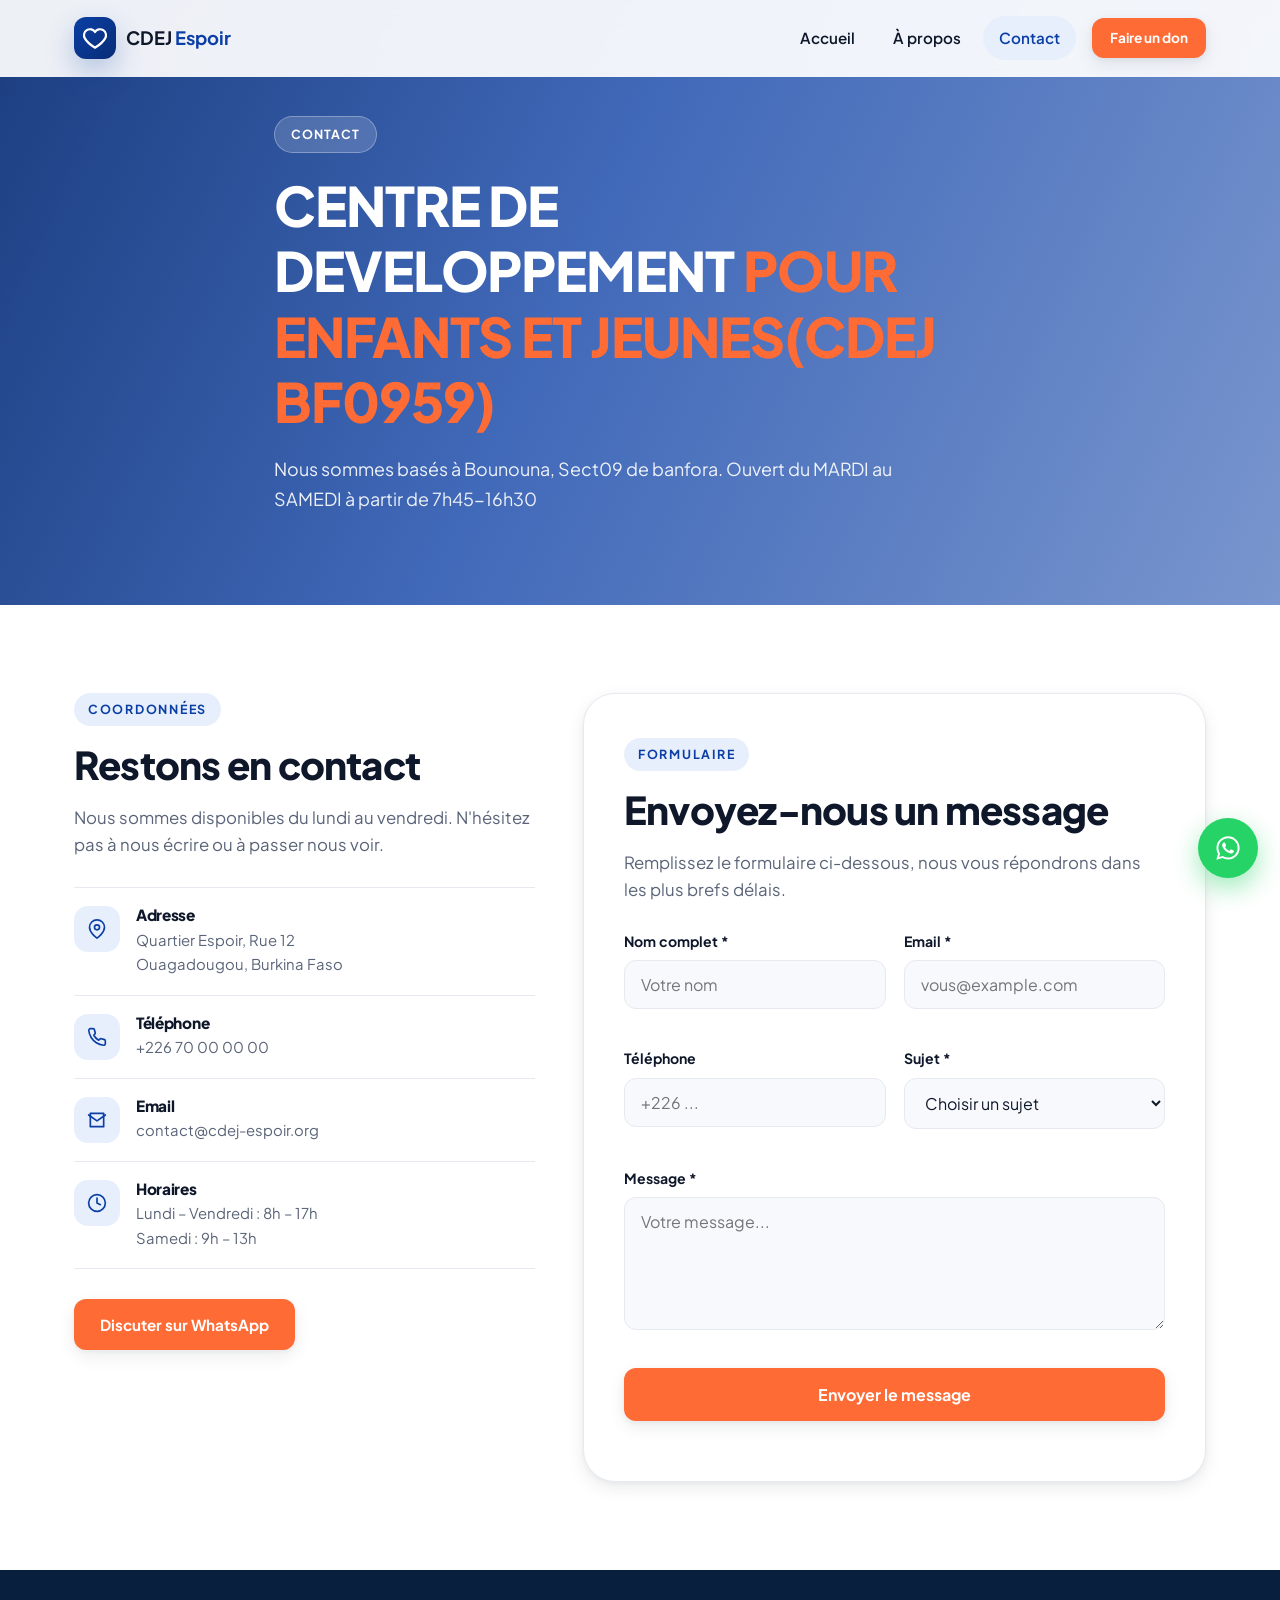
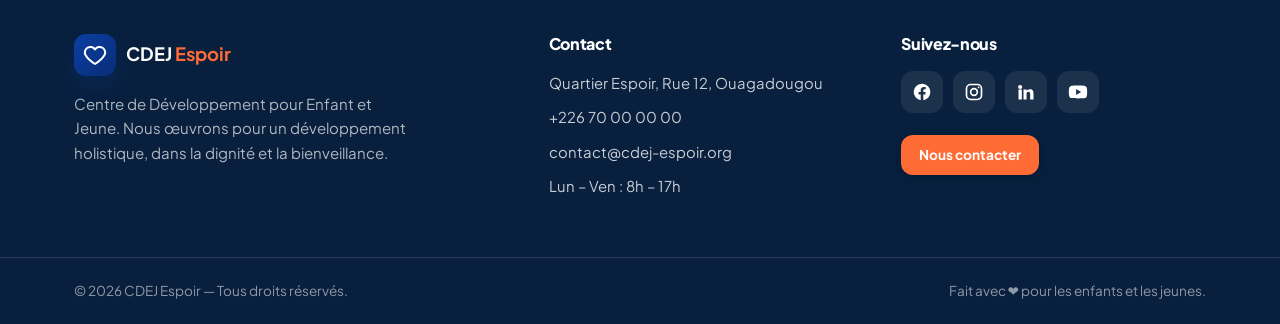
<file: index.html>
<!DOCTYPE html>
<html lang="fr">
<head>
  <meta charset="UTF-8">
  <meta name="viewport" content="width=device-width, initial-scale=1.0">
  <title>Contact — CDEJ Espoir</title>
  <meta name="description" content="Contactez le CDEJ Espoir : formulaire, adresse, téléphone, email et horaires.">
  <link rel="preconnect" href="https://fonts.googleapis.com">
  <link rel="preconnect" href="https://fonts.gstatic.com" crossorigin>
  <link href="https://fonts.googleapis.com/css2?family=Plus+Jakarta+Sans:wght@400;500;600;700;800&display=swap" rel="stylesheet">
  <link rel="stylesheet" href="style.css">
</head>
<body>

  <header class="header" id="header">
    <div class="container header__inner">
      <a href="index.html" class="logo" aria-label="CDEJ Espoir - Accueil">
        <span class="logo__mark">
          <svg viewBox="0 0 24 24" width="26" height="26" fill="none" stroke="currentColor" stroke-width="2" stroke-linecap="round" stroke-linejoin="round"><path d="M12 21s-7-4.35-9.33-8.66A5.5 5.5 0 0 1 12 6.5a5.5 5.5 0 0 1 9.33 5.84C19 16.65 12 21 12 21z"/></svg>
        </span>
        <span class="logo__text">CDEJ <strong>Espoir</strong></span>
      </a>

      <nav class="nav" id="nav" aria-label="Navigation principale">
        <ul class="nav__list">
          <li><a href="index.html" class="nav__link">Accueil</a></li>
          <li><a href="apropos.html" class="nav__link">À propos</a></li>
          <li><a href="contact.html" class="nav__link is-active">Contact</a></li>
          <li><a href="contact.html" class="btn btn--sm btn--primary nav__cta">Faire un don</a></li>
        </ul>
      </nav>

      <button class="burger" id="burger" aria-label="Ouvrir le menu" aria-expanded="false" aria-controls="nav">
        <span></span><span></span><span></span>
      </button>
    </div>
  </header>

  <main>

    <section class="hero hero--page">
      <div class="hero__bg" style="background-image:url('https://images.unsplash.com/photo-1423666639041-f56000c27a9a?auto=format&fit=crop&w=1920&q=80');"></div>
      <div class="hero__overlay"></div>
      <div class="container hero__content">
        <span class="badge reveal">Contact</span>
        <h1 class="hero__title reveal">CENTRE DE DEVELOPPEMENT <span class="text-accent">POUR ENFANTS ET JEUNES(CDEJ BF0959)</span></h1>
        <p class="hero__text reveal">Nous sommes basés à Bounouna, Sect09 de banfora.
            Ouvert du MARDI au SAMEDI à partir de 7h45-16h30
        </p>
      </div>
    </section>

    <section class="section">
      <div class="container">
        <div class="contact-grid">

          <!-- INFOS -->
          <aside class="contact-info reveal">
            <span class="eyebrow">Coordonnées</span>
            <h2 class="section__title">Restons en contact</h2>
            <p class="section__subtitle">Nous sommes disponibles du lundi au vendredi. N'hésitez pas à nous écrire ou à passer nous voir.</p>

            <ul class="info-list">
              <li class="info-item">
                <span class="info-item__icon">
                  <svg viewBox="0 0 24 24" width="20" height="20" fill="none" stroke="currentColor" stroke-width="2" stroke-linecap="round" stroke-linejoin="round"><path d="M21 10c0 7-9 13-9 13s-9-6-9-13a9 9 0 0 1 18 0z"/><circle cx="12" cy="10" r="3"/></svg>
                </span>
                <div>
                  <h4>Adresse</h4>
                  <p>Quartier Espoir, Rue 12<br>Ouagadougou, Burkina Faso</p>
                </div>
              </li>
              <li class="info-item">
                <span class="info-item__icon">
                  <svg viewBox="0 0 24 24" width="20" height="20" fill="none" stroke="currentColor" stroke-width="2" stroke-linecap="round" stroke-linejoin="round"><path d="M22 16.92v3a2 2 0 0 1-2.18 2 19.79 19.79 0 0 1-8.63-3.07 19.5 19.5 0 0 1-6-6A19.79 19.79 0 0 1 2.12 4.18 2 2 0 0 1 4.11 2h3a2 2 0 0 1 2 1.72c.13.96.36 1.9.7 2.81a2 2 0 0 1-.45 2.11L8.09 9.91a16 16 0 0 0 6 6l1.27-1.27a2 2 0 0 1 2.11-.45c.91.34 1.85.57 2.81.7A2 2 0 0 1 22 16.92z"/></svg>
                </span>
                <div>
                  <h4>Téléphone</h4>
                  <p><a href="tel:+22670000000">+226 70 00 00 00</a></p>
                </div>
              </li>
              <li class="info-item">
                <span class="info-item__icon">
                  <svg viewBox="0 0 24 24" width="20" height="20" fill="none" stroke="currentColor" stroke-width="2" stroke-linecap="round" stroke-linejoin="round"><path d="M4 4h16v16H4z"/><path d="m22 6-10 7L2 6"/></svg>
                </span>
                <div>
                  <h4>Email</h4>
                  <p><a href="mailto:contact@cdej-espoir.org">contact@cdej-espoir.org</a></p>
                </div>
              </li>
              <li class="info-item">
                <span class="info-item__icon">
                  <svg viewBox="0 0 24 24" width="20" height="20" fill="none" stroke="currentColor" stroke-width="2" stroke-linecap="round" stroke-linejoin="round"><circle cx="12" cy="12" r="10"/><path d="M12 6v6l4 2"/></svg>
                </span>
                <div>
                  <h4>Horaires</h4>
                  <p>Lundi – Vendredi : 8h – 17h<br>Samedi : 9h – 13h</p>
                </div>
              </li>
            </ul>

            <a href="https://wa.me/22670000000?text=Bonjour%20CDEJ%20Espoir%2C%20je%20souhaite%20avoir%20des%20informations." class="btn btn--primary" target="_blank" rel="noopener">Discuter sur WhatsApp</a>
          </aside>

          <!-- FORMULAIRE -->
          <div class="contact-form-wrap reveal">
            <span class="eyebrow">Formulaire</span>
            <h2 class="section__title">Envoyez-nous un message</h2>
            <p class="section__subtitle">Remplissez le formulaire ci-dessous, nous vous répondrons dans les plus brefs délais.</p>

            <form class="contact-form" id="contactForm" novalidate>
              <div class="form-row">
                <div class="form-group">
                  <label for="name">Nom complet *</label>
                  <input type="text" id="name" name="name" placeholder="Votre nom" required>
                  <small class="form-error" data-error-for="name"></small>
                </div>
                <div class="form-group">
                  <label for="email">Email *</label>
                  <input type="email" id="email" name="email" placeholder="vous@example.com" required>
                  <small class="form-error" data-error-for="email"></small>
                </div>
              </div>

              <div class="form-row">
                <div class="form-group">
                  <label for="phone">Téléphone</label>
                  <input type="tel" id="phone" name="phone" placeholder="+226 ...">
                </div>
                <div class="form-group">
                  <label for="subject">Sujet *</label>
                  <select id="subject" name="subject" required>
                    <option value="">Choisir un sujet</option>
                    <option value="don">Faire un don</option>
                    <option value="benevolat">Devenir bénévole</option>
                    <option value="partenariat">Partenariat</option>
                    <option value="inscription">Inscription d'un enfant</option>
                    <option value="autre">Autre demande</option>
                  </select>
                  <small class="form-error" data-error-for="subject"></small>
                </div>
              </div>

              <div class="form-group">
                <label for="message">Message *</label>
                <textarea id="message" name="message" rows="5" placeholder="Votre message..." required></textarea>
                <small class="form-error" data-error-for="message"></small>
              </div>

              <button type="submit" class="btn btn--primary btn--lg btn--block">Envoyer le message</button>
              <p class="form-status" id="formStatus" role="status" aria-live="polite"></p>
            </form>
          </div>

        </div>
      </div>
    </section>

  </main>

  <footer class="footer">
    <div class="container footer__grid">
      <div class="footer__col">
        <a href="index.html" class="logo logo--light">
          <span class="logo__mark">
            <svg viewBox="0 0 24 24" width="24" height="24" fill="none" stroke="currentColor" stroke-width="2" stroke-linecap="round" stroke-linejoin="round"><path d="M12 21s-7-4.35-9.33-8.66A5.5 5.5 0 0 1 12 6.5a5.5 5.5 0 0 1 9.33 5.84C19 16.65 12 21 12 21z"/></svg>
          </span>
          <span class="logo__text">CDEJ <strong>Espoir</strong></span>
        </a>
        <p>Centre de Développement pour Enfant et Jeune. Nous œuvrons pour un développement holistique, dans la dignité et la bienveillance.</p>
      </div>
      <div class="footer__col">
        <h4>Contact</h4>
        <ul class="footer__list">
          <li>Quartier Espoir, Rue 12, Ouagadougou</li>
          <li><a href="tel:+22670000000">+226 70 00 00 00</a></li>
          <li><a href="mailto:contact@cdej-espoir.org">contact@cdej-espoir.org</a></li>
          <li>Lun – Ven : 8h – 17h</li>
        </ul>
      </div>
      <div class="footer__col">
        <h4>Suivez-nous</h4>
        <div class="socials">
          <a href="#" aria-label="Facebook" class="social"><svg viewBox="0 0 24 24" width="20" height="20" fill="currentColor"><path d="M22 12a10 10 0 1 0-11.56 9.88v-6.99H7.9V12h2.54V9.8c0-2.5 1.49-3.89 3.77-3.89 1.09 0 2.24.2 2.24.2v2.46h-1.26c-1.24 0-1.63.77-1.63 1.56V12h2.78l-.44 2.89h-2.34v6.99A10 10 0 0 0 22 12z"/></svg></a>
          <a href="#" aria-label="Instagram" class="social"><svg viewBox="0 0 24 24" width="20" height="20" fill="none" stroke="currentColor" stroke-width="2"><rect x="3" y="3" width="18" height="18" rx="5"/><circle cx="12" cy="12" r="4"/><circle cx="17.5" cy="6.5" r="1" fill="currentColor" stroke="none"/></svg></a>
          <a href="#" aria-label="LinkedIn" class="social"><svg viewBox="0 0 24 24" width="20" height="20" fill="currentColor"><path d="M4.98 3.5A2.5 2.5 0 1 1 5 8.5a2.5 2.5 0 0 1-.02-5zM3 9h4v12H3zM9 9h3.8v1.7h.05c.53-1 1.83-2.05 3.77-2.05C20.4 8.65 21 11 21 14.1V21h-4v-6.1c0-1.45-.03-3.32-2.02-3.32-2.02 0-2.33 1.58-2.33 3.21V21H9z"/></svg></a>
          <a href="#" aria-label="YouTube" class="social"><svg viewBox="0 0 24 24" width="20" height="20" fill="currentColor"><path d="M23 12s0-3.5-.45-5.17a3 3 0 0 0-2.12-2.12C18.76 4.25 12 4.25 12 4.25s-6.76 0-8.43.46A3 3 0 0 0 1.45 6.83C1 8.5 1 12 1 12s0 3.5.45 5.17a3 3 0 0 0 2.12 2.12c1.67.46 8.43.46 8.43.46s6.76 0 8.43-.46a3 3 0 0 0 2.12-2.12C23 15.5 23 12 23 12zM9.75 15.5v-7l6 3.5z"/></svg></a>
        </div>
        <a href="contact.html" class="btn btn--primary btn--sm footer__cta">Nous contacter</a>
      </div>
    </div>
    <div class="footer__bottom">
      <div class="container">
        <p>© <span id="year"></span> CDEJ Espoir — Tous droits réservés.</p>
        <p>Fait avec ❤ pour les enfants et les jeunes.</p>
      </div>
    </div>
  </footer>

  <a href="https://wa.me/22670000000?text=Bonjour%20CDEJ%20Espoir%2C%20je%20souhaite%20avoir%20des%20informations." class="whatsapp" target="_blank" rel="noopener" aria-label="Discuter sur WhatsApp">
    <svg viewBox="0 0 24 24" width="28" height="28" fill="currentColor"><path d="M12.04 2C6.58 2 2.13 6.45 2.13 11.91c0 1.75.46 3.45 1.32 4.95L2 22l5.25-1.38a9.9 9.9 0 0 0 4.79 1.22h.01c5.46 0 9.91-4.45 9.91-9.91 0-2.65-1.03-5.14-2.9-7.01A9.82 9.82 0 0 0 12.04 2zm0 18.15h-.01a8.2 8.2 0 0 1-4.19-1.15l-.3-.18-3.12.82.83-3.04-.2-.31a8.2 8.2 0 0 1-1.26-4.38c0-4.54 3.7-8.23 8.25-8.23 2.2 0 4.27.86 5.83 2.42a8.18 8.18 0 0 1 2.41 5.82c0 4.54-3.7 8.23-8.24 8.23zm4.52-6.16c-.25-.12-1.47-.72-1.69-.81-.23-.08-.39-.12-.56.13-.16.25-.64.81-.79.97-.14.17-.29.19-.54.06-.25-.12-1.05-.39-2-1.23-.74-.66-1.24-1.48-1.38-1.73-.14-.25-.02-.38.11-.51.11-.11.25-.29.37-.43.12-.14.16-.25.25-.41.08-.17.04-.31-.02-.43-.06-.12-.56-1.34-.76-1.84-.2-.48-.4-.42-.56-.43h-.48c-.17 0-.43.06-.66.31-.22.25-.86.85-.86 2.07 0 1.22.89 2.4 1.01 2.56.12.17 1.75 2.67 4.23 3.74.59.26 1.05.41 1.41.52.59.19 1.13.16 1.56.1.48-.07 1.47-.6 1.68-1.18.21-.58.21-1.07.14-1.18-.06-.11-.22-.17-.47-.29z"/></svg>
  </a>

  <script src="script.js"></script>
</body>
</html>
</file>
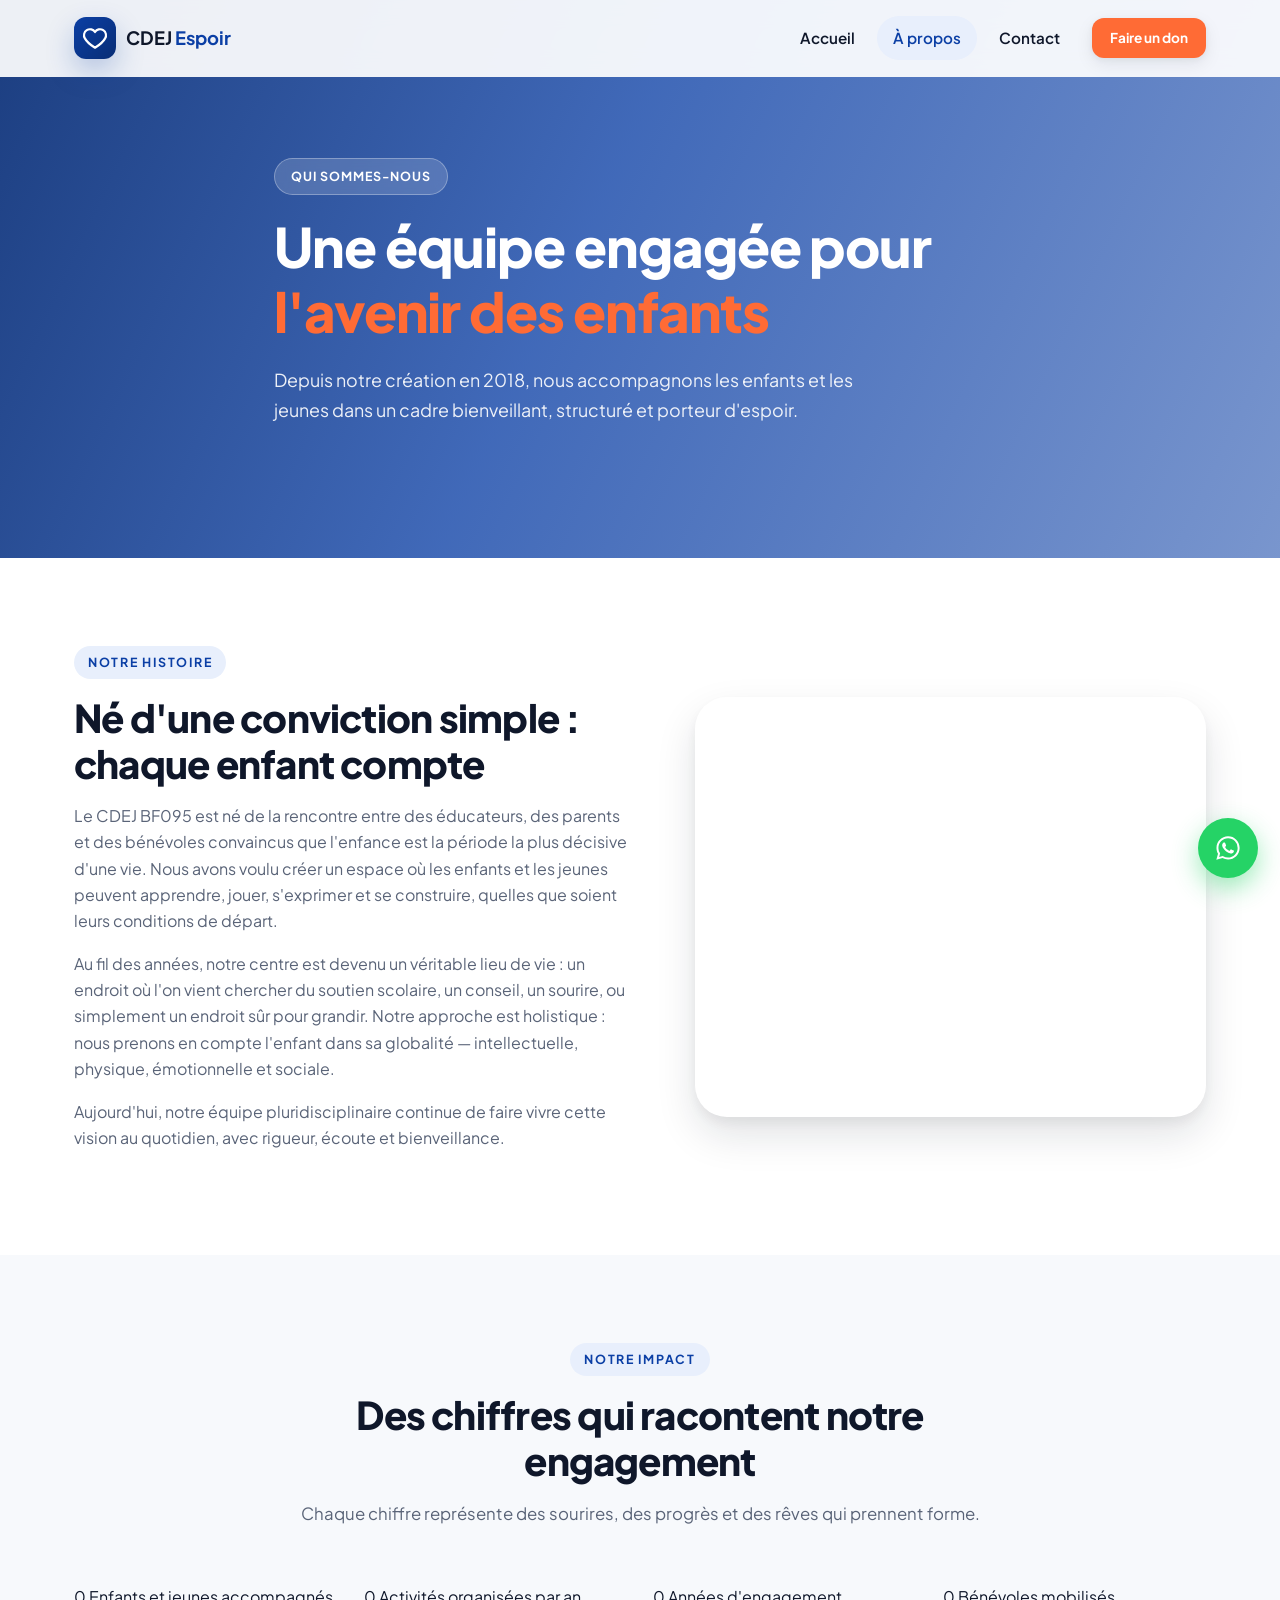
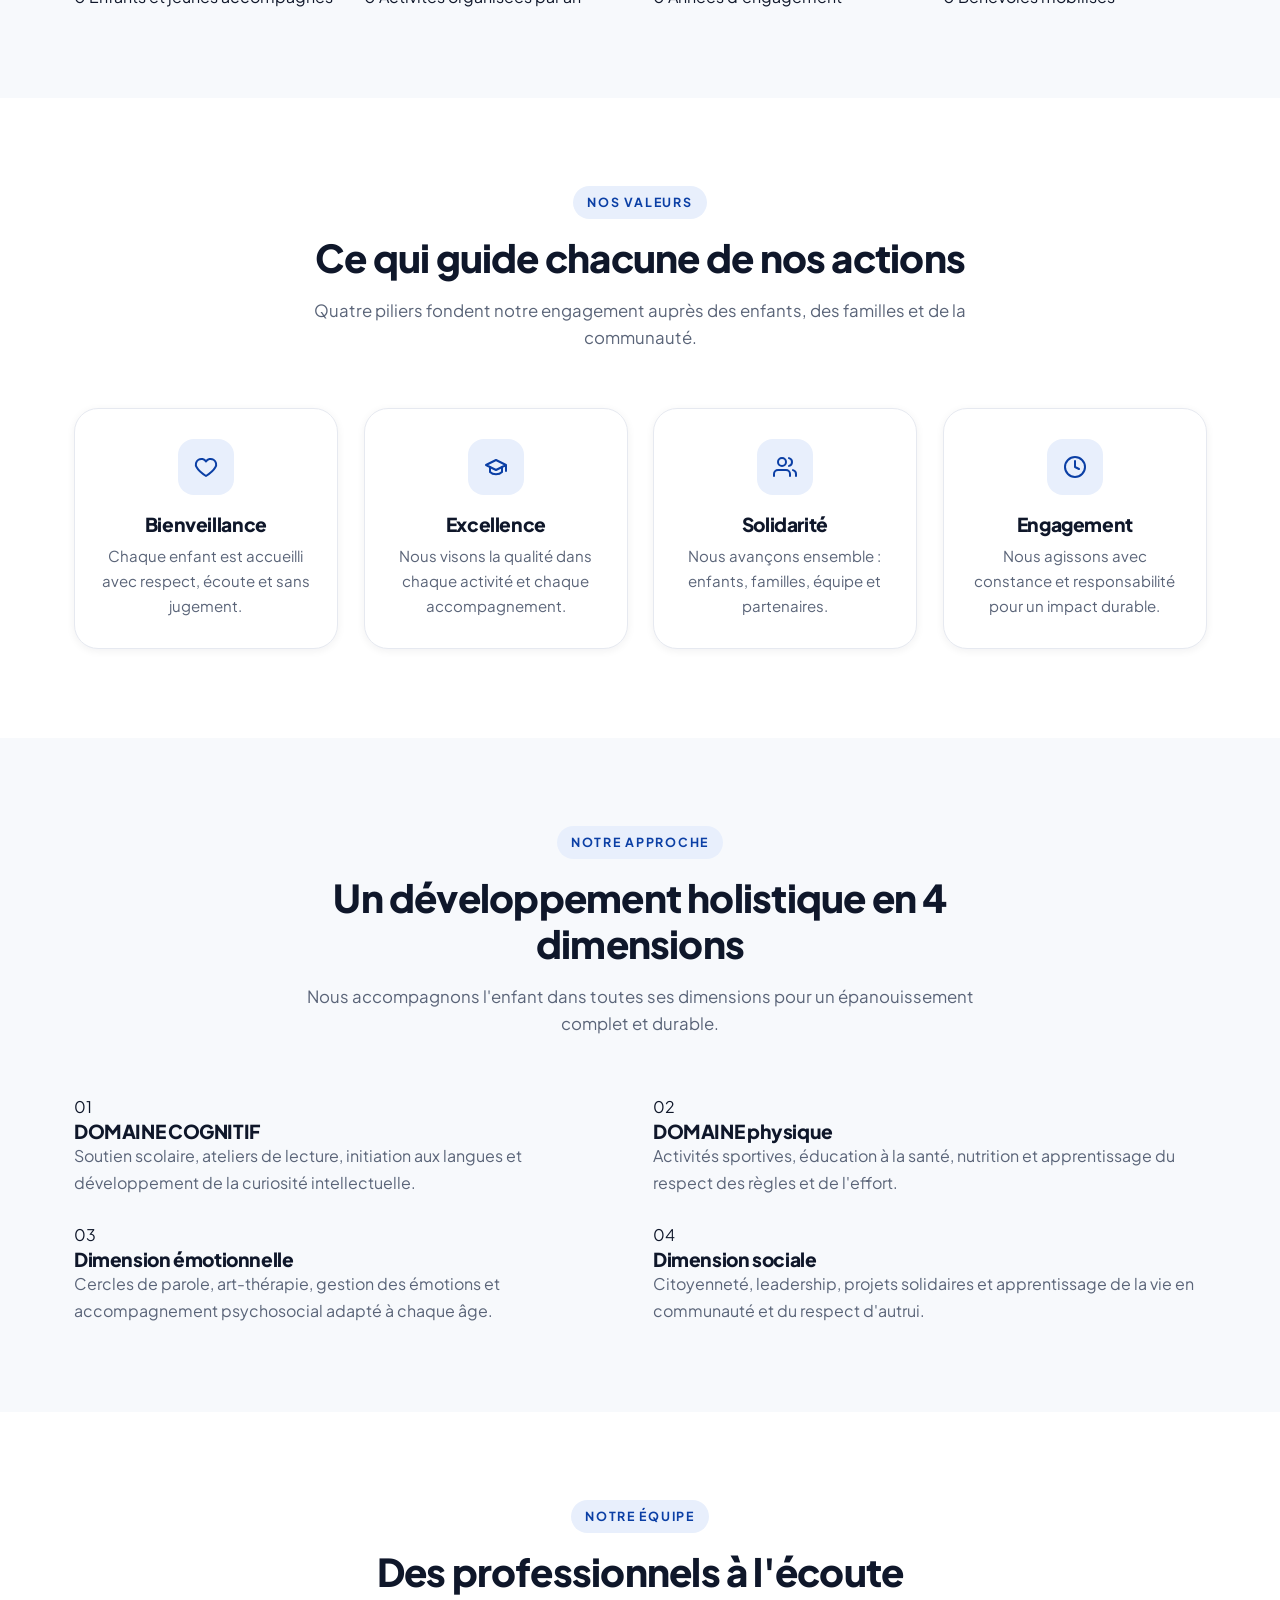
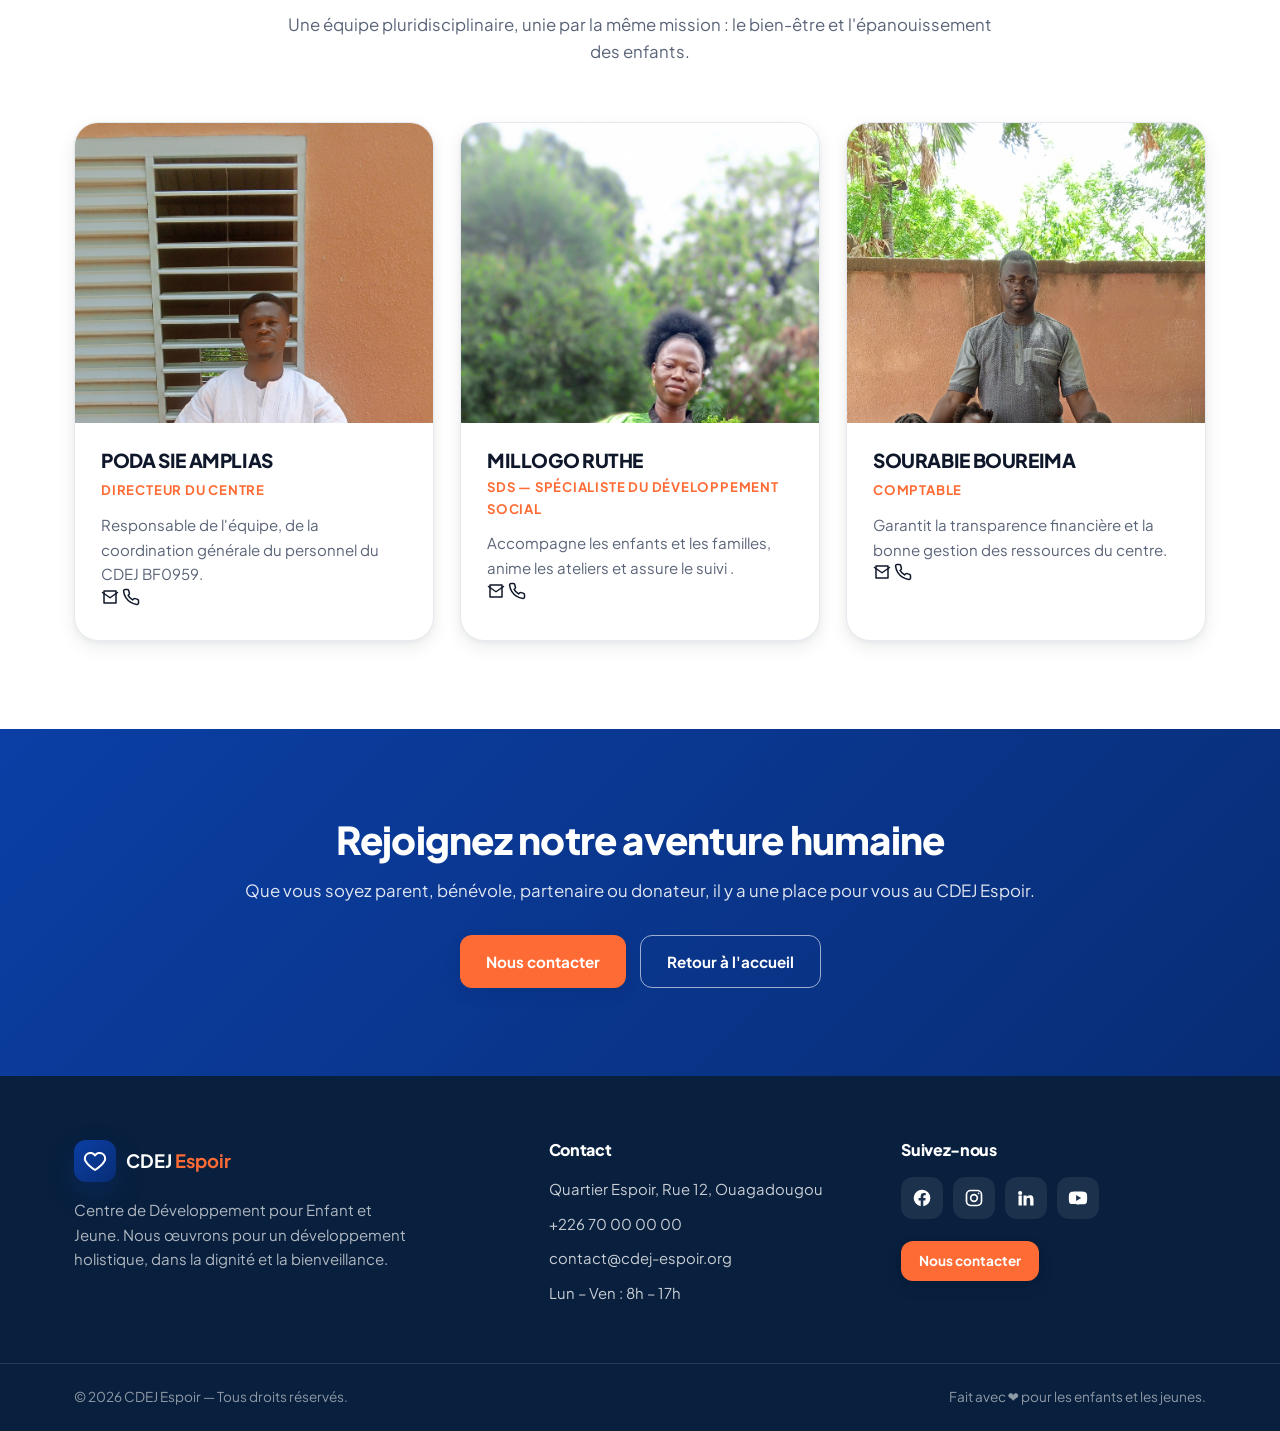
<file: apropos.html>
<!DOCTYPE html>
<html lang="fr">
<head>
  <meta charset="UTF-8">
  <meta name="viewport" content="width=device-width, initial-scale=1.0">
  <title>À propos — CDEJ BF0959</title>
  <meta name="description" content="Découvrez l'histoire, les valeurs et l'équipe du CDEJ BF0959, centre de développement pour enfant et jeune.">
  <link rel="preconnect" href="https://fonts.googleapis.com">
  <link rel="preconnect" href="https://fonts.gstatic.com" crossorigin>
  <link href="https://fonts.googleapis.com/css2?family=Plus+Jakarta+Sans:wght@400;500;600;700;800&display=swap" rel="stylesheet">
  <link rel="stylesheet" href="style.css">
</head>
<body>

  <header class="header" id="header">
    <div class="container header__inner">
      <a href="index.html" class="logo" aria-label="CDEJ Espoir - Accueil">
        <span class="logo__mark">
          <svg viewBox="0 0 24 24" width="26" height="26" fill="none" stroke="currentColor" stroke-width="2" stroke-linecap="round" stroke-linejoin="round"><path d="M12 21s-7-4.35-9.33-8.66A5.5 5.5 0 0 1 12 6.5a5.5 5.5 0 0 1 9.33 5.84C19 16.65 12 21 12 21z"/></svg>
        </span>
        <span class="logo__text">CDEJ <strong>Espoir</strong></span>
      </a>

      <nav class="nav" id="nav" aria-label="Navigation principale">
        <ul class="nav__list">
          <li><a href="index.html" class="nav__link">Accueil</a></li>
          <li><a href="apropos.html" class="nav__link is-active">À propos</a></li>
          <li><a href="contact.html" class="nav__link">Contact</a></li>
          <li><a href="contact.html" class="btn btn--sm btn--primary nav__cta">Faire un don</a></li>
        </ul>
      </nav>

      <button class="burger" id="burger" aria-label="Ouvrir le menu" aria-expanded="false" aria-controls="nav">
        <span></span><span></span><span></span>
      </button>
    </div>
  </header>

  <main>

    <section class="hero hero--page">
      <div class="hero__bg" style="background-image:url('https://images.unsplash.com/photo-1522202176988-66273c2fd55f?auto=format&fit=crop&w=1920&q=80');"></div>
      <div class="hero__overlay"></div>
      <div class="container hero__content">
        <span class="badge reveal">Qui sommes-nous</span>
        <h1 class="hero__title reveal">Une équipe engagée pour <span class="text-accent">l'avenir des enfants</span></h1>
        <p class="hero__text reveal">Depuis notre création en 2018, nous accompagnons les enfants et les jeunes dans un cadre bienveillant, structuré et porteur d'espoir.</p>
      </div>
    </section>

    <!-- HISTOIRE -->
    <section class="section">
      <div class="container">
        <div class="two-col">
          <div class="reveal">
            <span class="eyebrow">Notre histoire</span>
            <h2 class="section__title">Né d'une conviction simple : chaque enfant compte</h2>
            <p>Le CDEJ BF095 est né de la rencontre entre des éducateurs, des parents et des bénévoles convaincus que l'enfance est la période la plus décisive d'une vie. Nous avons voulu créer un espace où les enfants et les jeunes peuvent apprendre, jouer, s'exprimer et se construire, quelles que soient leurs conditions de départ.</p>
            <p>Au fil des années, notre centre est devenu un véritable lieu de vie : un endroit où l'on vient chercher du soutien scolaire, un conseil, un sourire, ou simplement un endroit sûr pour grandir. Notre approche est holistique : nous prenons en compte l'enfant dans sa globalité — intellectuelle, physique, émotionnelle et sociale.</p>
            <p>Aujourd'hui, notre équipe pluridisciplinaire continue de faire vivre cette vision au quotidien, avec rigueur, écoute et bienveillance.</p>
          </div>
          <div class="two-col__img reveal" style="background-image:url('https://images.unsplash.com/photo-1544027993-37dbfe43562a?auto=format&fit=crop&w=900&q=80');"></div>
        </div>
      </div>
    </section>

    <!-- CHIFFRES CLÉS -->
    <section class="section section--alt">
      <div class="container">
        <div class="section__head reveal">
          <span class="eyebrow">Notre impact</span>
          <h2 class="section__title">Des chiffres qui racontent notre engagement</h2>
          <p class="section__subtitle">Chaque chiffre représente des sourires, des progrès et des rêves qui prennent forme.</p>
        </div>

        <div class="grid grid--4">
          <div class="kpi reveal">
            <span class="kpi__num" data-count="250">0</span>
            <span class="kpi__label">Enfants et jeunes accompagnés</span>
          </div>
          <div class="kpi reveal">
            <span class="kpi__num" data-count="15">0</span>
            <span class="kpi__label">Activités organisées par an</span>
          </div>
          <div class="kpi reveal">
            <span class="kpi__num" data-count="8">0</span>
            <span class="kpi__label">Années d'engagement</span>
          </div>
          <div class="kpi reveal">
            <span class="kpi__num" data-count="40">0</span>
            <span class="kpi__label">Bénévoles mobilisés</span>
          </div>
        </div>
      </div>
    </section>

    <!-- VALEURS -->
    <section class="section">
      <div class="container">
        <div class="section__head reveal">
          <span class="eyebrow">Nos valeurs</span>
          <h2 class="section__title">Ce qui guide chacune de nos actions</h2>
          <p class="section__subtitle">Quatre piliers fondent notre engagement auprès des enfants, des familles et de la communauté.</p>
        </div>

        <div class="grid grid--4">
          <article class="value reveal">
            <div class="value__icon">
              <svg viewBox="0 0 24 24" width="24" height="24" fill="none" stroke="currentColor" stroke-width="2" stroke-linecap="round" stroke-linejoin="round"><path d="M12 21s-7-4.35-9.33-8.66A5.5 5.5 0 0 1 12 6.5a5.5 5.5 0 0 1 9.33 5.84C19 16.65 12 21 12 21z"/></svg>
            </div>
            <h3>Bienveillance</h3>
            <p>Chaque enfant est accueilli avec respect, écoute et sans jugement.</p>
          </article>

          <article class="value reveal">
            <div class="value__icon">
              <svg viewBox="0 0 24 24" width="24" height="24" fill="none" stroke="currentColor" stroke-width="2" stroke-linecap="round" stroke-linejoin="round"><path d="M22 10v6M2 10l10-5 10 5-10 5z"/><path d="M6 12v5c3 3 9 3 12 0v-5"/></svg>
            </div>
            <h3>Excellence</h3>
            <p>Nous visons la qualité dans chaque activité et chaque accompagnement.</p>
          </article>

          <article class="value reveal">
            <div class="value__icon">
              <svg viewBox="0 0 24 24" width="24" height="24" fill="none" stroke="currentColor" stroke-width="2" stroke-linecap="round" stroke-linejoin="round"><path d="M17 21v-2a4 4 0 0 0-4-4H5a4 4 0 0 0-4 4v2"/><circle cx="9" cy="7" r="4"/><path d="M23 21v-2a4 4 0 0 0-3-3.87M16 3.13a4 4 0 0 1 0 7.75"/></svg>
            </div>
            <h3>Solidarité</h3>
            <p>Nous avançons ensemble : enfants, familles, équipe et partenaires.</p>
          </article>

          <article class="value reveal">
            <div class="value__icon">
              <svg viewBox="0 0 24 24" width="24" height="24" fill="none" stroke="currentColor" stroke-width="2" stroke-linecap="round" stroke-linejoin="round"><circle cx="12" cy="12" r="10"/><path d="M12 6v6l4 2"/></svg>
            </div>
            <h3>Engagement</h3>
            <p>Nous agissons avec constance et responsabilité pour un impact durable.</p>
          </article>
        </div>
      </div>
    </section>

    <!-- NOTRE APPROCHE HOLISTIQUE -->
    <section class="section section--alt">
      <div class="container">
        <div class="section__head reveal">
          <span class="eyebrow">Notre approche</span>
          <h2 class="section__title">Un développement holistique en 4 dimensions</h2>
          <p class="section__subtitle">Nous accompagnons l'enfant dans toutes ses dimensions pour un épanouissement complet et durable.</p>
        </div>

        <div class="grid grid--2">
          <article class="approach reveal">
            <div class="approach__num">01</div>
            <h3>DOMAINE COGNITIF</h3>
            <p>Soutien scolaire, ateliers de lecture, initiation aux langues et développement de la curiosité intellectuelle.</p>
          </article>

          <article class="approach reveal">
            <div class="approach__num">02</div>
            <h3>DOMAINE physique</h3>
            <p>Activités sportives, éducation à la santé, nutrition et apprentissage du respect des règles et de l'effort.</p>
          </article>

          <article class="approach reveal">
            <div class="approach__num">03</div>
            <h3>Dimension émotionnelle</h3>
            <p>Cercles de parole, art-thérapie, gestion des émotions et accompagnement psychosocial adapté à chaque âge.</p>
          </article>

          <article class="approach reveal">
            <div class="approach__num">04</div>
            <h3>Dimension sociale</h3>
            <p>Citoyenneté, leadership, projets solidaires et apprentissage de la vie en communauté et du respect d'autrui.</p>
          </article>
        </div>
      </div>
    </section>

    <!-- ÉQUIPE -->
    <section class="section">
      <div class="container">
        <div class="section__head reveal">
          <span class="eyebrow">Notre équipe</span>
          <h2 class="section__title">Des professionnels à l'écoute</h2>
          <p class="section__subtitle">Une équipe pluridisciplinaire, unie par la même mission : le bien-être et l'épanouissement des enfants.</p>
        </div>

        <div class="grid grid--3">
          <article class="member reveal">
            <div class="member__photo" style="background-image:url('images/image1.jpg');"></div>
            <div class="member__body">
              <h3>PODA SIE AMPLIAS</h3>
              <span class="member__role">Directeur du centre</span>
              <p>Responsable de l'équipe, de la coordination générale du personnel du CDEJ BF0959.</p>
              <div class="member__contact">
                <a href="mailto:direction@cdej-espoir.org" aria-label="Envoyer un email au directeur">
                  <svg viewBox="0 0 24 24" width="18" height="18" fill="none" stroke="currentColor" stroke-width="2" stroke-linecap="round" stroke-linejoin="round"><path d="M4 4h16v16H4z"/><path d="m22 6-10 7L2 6"/></svg>
                </a>
                <a href="tel:+22670000001" aria-label="Appeler le directeur">
                  <svg viewBox="0 0 24 24" width="18" height="18" fill="none" stroke="currentColor" stroke-width="2" stroke-linecap="round" stroke-linejoin="round"><path d="M22 16.92v3a2 2 0 0 1-2.18 2 19.79 19.79 0 0 1-8.63-3.07 19.5 19.5 0 0 1-6-6A19.79 19.79 0 0 1 2.12 4.18 2 2 0 0 1 4.11 2h3a2 2 0 0 1 2 1.72c.13.96.36 1.9.7 2.81a2 2 0 0 1-.45 2.11L8.09 9.91a16 16 0 0 0 6 6l1.27-1.27a2 2 0 0 1 2.11-.45c.91.34 1.85.57 2.81.7A2 2 0 0 1 22 16.92z"/></svg>
                </a>
              </div>
            </div>
          </article>

          <article class="member reveal">
            <div class="member__photo" style="background-image:url('images/image2.jpg');"></div>
            <div class="member__body">
              <h3>MILLOGO RUTHE</h3>
              <span class="member__role">SDS — Spécialiste du développement social</span>
              <p>Accompagne les enfants et les familles, anime les ateliers et assure le suivi .</p>
              <div class="member__contact">
                <a href="mailto:sds@cdej-espoir.org" aria-label="Envoyer un email à la SDS">
                  <svg viewBox="0 0 24 24" width="18" height="18" fill="none" stroke="currentColor" stroke-width="2" stroke-linecap="round" stroke-linejoin="round"><path d="M4 4h16v16H4z"/><path d="m22 6-10 7L2 6"/></svg>
                </a>
                <a href="tel:+22670000002" aria-label="Appeler la SDS">
                  <svg viewBox="0 0 24 24" width="18" height="18" fill="none" stroke="currentColor" stroke-width="2" stroke-linecap="round" stroke-linejoin="round"><path d="M22 16.92v3a2 2 0 0 1-2.18 2 19.79 19.79 0 0 1-8.63-3.07 19.5 19.5 0 0 1-6-6A19.79 19.79 0 0 1 2.12 4.18 2 2 0 0 1 4.11 2h3a2 2 0 0 1 2 1.72c.13.96.36 1.9.7 2.81a2 2 0 0 1-.45 2.11L8.09 9.91a16 16 0 0 0 6 6l1.27-1.27a2 2 0 0 1 2.11-.45c.91.34 1.85.57 2.81.7A2 2 0 0 1 22 16.92z"/></svg>
                </a>
              </div>
            </div>
          </article>

          <article class="member reveal">
            <div class="member__photo" style="background-image:url('images/image\ 3.jpg');"></div>
            <div class="member__body">
              <h3>SOURABIE BOUREIMA</h3>
              <span class="member__role">Comptable</span>
              <p>Garantit la transparence financière et la bonne gestion des ressources du centre.</p>
              <div class="member__contact">
                <a href="mailto:comptabilite@cdej-espoir.org" aria-label="Envoyer un email au comptable">
                  <svg viewBox="0 0 24 24" width="18" height="18" fill="none" stroke="currentColor" stroke-width="2" stroke-linecap="round" stroke-linejoin="round"><path d="M4 4h16v16H4z"/><path d="m22 6-10 7L2 6"/></svg>
                </a>
                <a href="tel:+22670000003" aria-label="Appeler le comptable">
                  <svg viewBox="0 0 24 24" width="18" height="18" fill="none" stroke="currentColor" stroke-width="2" stroke-linecap="round" stroke-linejoin="round"><path d="M22 16.92v3a2 2 0 0 1-2.18 2 19.79 19.79 0 0 1-8.63-3.07 19.5 19.5 0 0 1-6-6A19.79 19.79 0 0 1 2.12 4.18 2 2 0 0 1 4.11 2h3a2 2 0 0 1 2 1.72c.13.96.36 1.9.7 2.81a2 2 0 0 1-.45 2.11L8.09 9.91a16 16 0 0 0 6 6l1.27-1.27a2 2 0 0 1 2.11-.45c.91.34 1.85.57 2.81.7A2 2 0 0 1 22 16.92z"/></svg>
                </a>
              </div>
            </div>
          </article>
        </div>
      </div>
    </section>

    <!-- CTA -->
    <section class="section section--cta">
      <div class="container cta reveal">
        <h2>Rejoignez notre aventure humaine</h2>
        <p>Que vous soyez parent, bénévole, partenaire ou donateur, il y a une place pour vous au CDEJ Espoir.</p>
        <div class="cta__actions">
          <a href="contact.html" class="btn btn--primary">Nous contacter</a>
          <a href="index.html" class="btn btn--ghost-light">Retour à l'accueil</a>
        </div>
      </div>
    </section>

  </main>

  <footer class="footer">
    <div class="container footer__grid">
      <div class="footer__col">
        <a href="index.html" class="logo logo--light">
          <span class="logo__mark">
            <svg viewBox="0 0 24 24" width="24" height="24" fill="none" stroke="currentColor" stroke-width="2" stroke-linecap="round" stroke-linejoin="round"><path d="M12 21s-7-4.35-9.33-8.66A5.5 5.5 0 0 1 12 6.5a5.5 5.5 0 0 1 9.33 5.84C19 16.65 12 21 12 21z"/></svg>
          </span>
          <span class="logo__text">CDEJ <strong>Espoir</strong></span>
        </a>
        <p>Centre de Développement pour Enfant et Jeune. Nous œuvrons pour un développement holistique, dans la dignité et la bienveillance.</p>
      </div>
      <div class="footer__col">
        <h4>Contact</h4>
        <ul class="footer__list">
          <li>Quartier Espoir, Rue 12, Ouagadougou</li>
          <li><a href="tel:+22670000000">+226 70 00 00 00</a></li>
          <li><a href="mailto:contact@cdej-espoir.org">contact@cdej-espoir.org</a></li>
          <li>Lun – Ven : 8h – 17h</li>
        </ul>
      </div>
      <div class="footer__col">
        <h4>Suivez-nous</h4>
        <div class="socials">
          <a href="#" aria-label="Facebook" class="social"><svg viewBox="0 0 24 24" width="20" height="20" fill="currentColor"><path d="M22 12a10 10 0 1 0-11.56 9.88v-6.99H7.9V12h2.54V9.8c0-2.5 1.49-3.89 3.77-3.89 1.09 0 2.24.2 2.24.2v2.46h-1.26c-1.24 0-1.63.77-1.63 1.56V12h2.78l-.44 2.89h-2.34v6.99A10 10 0 0 0 22 12z"/></svg></a>
          <a href="#" aria-label="Instagram" class="social"><svg viewBox="0 0 24 24" width="20" height="20" fill="none" stroke="currentColor" stroke-width="2"><rect x="3" y="3" width="18" height="18" rx="5"/><circle cx="12" cy="12" r="4"/><circle cx="17.5" cy="6.5" r="1" fill="currentColor" stroke="none"/></svg></a>
          <a href="#" aria-label="LinkedIn" class="social"><svg viewBox="0 0 24 24" width="20" height="20" fill="currentColor"><path d="M4.98 3.5A2.5 2.5 0 1 1 5 8.5a2.5 2.5 0 0 1-.02-5zM3 9h4v12H3zM9 9h3.8v1.7h.05c.53-1 1.83-2.05 3.77-2.05C20.4 8.65 21 11 21 14.1V21h-4v-6.1c0-1.45-.03-3.32-2.02-3.32-2.02 0-2.33 1.58-2.33 3.21V21H9z"/></svg></a>
          <a href="#" aria-label="YouTube" class="social"><svg viewBox="0 0 24 24" width="20" height="20" fill="currentColor"><path d="M23 12s0-3.5-.45-5.17a3 3 0 0 0-2.12-2.12C18.76 4.25 12 4.25 12 4.25s-6.76 0-8.43.46A3 3 0 0 0 1.45 6.83C1 8.5 1 12 1 12s0 3.5.45 5.17a3 3 0 0 0 2.12 2.12c1.67.46 8.43.46 8.43.46s6.76 0 8.43-.46a3 3 0 0 0 2.12-2.12C23 15.5 23 12 23 12zM9.75 15.5v-7l6 3.5z"/></svg></a>
        </div>
        <a href="contact.html" class="btn btn--primary btn--sm footer__cta">Nous contacter</a>
      </div>
    </div>
    <div class="footer__bottom">
      <div class="container">
        <p>© <span id="year"></span> CDEJ Espoir — Tous droits réservés.</p>
        <p>Fait avec ❤ pour les enfants et les jeunes.</p>
      </div>
    </div>
  </footer>

  <a href="https://wa.me/22670000000?text=Bonjour%20CDEJ%20Espoir%2C%20je%20souhaite%20avoir%20des%20informations." class="whatsapp" target="_blank" rel="noopener" aria-label="Discuter sur WhatsApp">
    <svg viewBox="0 0 24 24" width="28" height="28" fill="currentColor"><path d="M12.04 2C6.58 2 2.13 6.45 2.13 11.91c0 1.75.46 3.45 1.32 4.95L2 22l5.25-1.38a9.9 9.9 0 0 0 4.79 1.22h.01c5.46 0 9.91-4.45 9.91-9.91 0-2.65-1.03-5.14-2.9-7.01A9.82 9.82 0 0 0 12.04 2zm0 18.15h-.01a8.2 8.2 0 0 1-4.19-1.15l-.3-.18-3.12.82.83-3.04-.2-.31a8.2 8.2 0 0 1-1.26-4.38c0-4.54 3.7-8.23 8.25-8.23 2.2 0 4.27.86 5.83 2.42a8.18 8.18 0 0 1 2.41 5.82c0 4.54-3.7 8.23-8.24 8.23zm4.52-6.16c-.25-.12-1.47-.72-1.69-.81-.23-.08-.39-.12-.56.13-.16.25-.64.81-.79.97-.14.17-.29.19-.54.06-.25-.12-1.05-.39-2-1.23-.74-.66-1.24-1.48-1.38-1.73-.14-.25-.02-.38.11-.51.11-.11.25-.29.37-.43.12-.14.16-.25.25-.41.08-.17.04-.31-.02-.43-.06-.12-.56-1.34-.76-1.84-.2-.48-.4-.42-.56-.43h-.48c-.17 0-.43.06-.66.31-.22.25-.86.85-.86 2.07 0 1.22.89 2.4 1.01 2.56.12.17 1.75 2.67 4.23 3.74.59.26 1.05.41 1.41.52.59.19 1.13.16 1.56.1.48-.07 1.47-.6 1.68-1.18.21-.58.21-1.07.14-1.18-.06-.11-.22-.17-.47-.29z"/></svg>
  </a>

  <script src="script.js"></script>
</body>
</html>
</file>
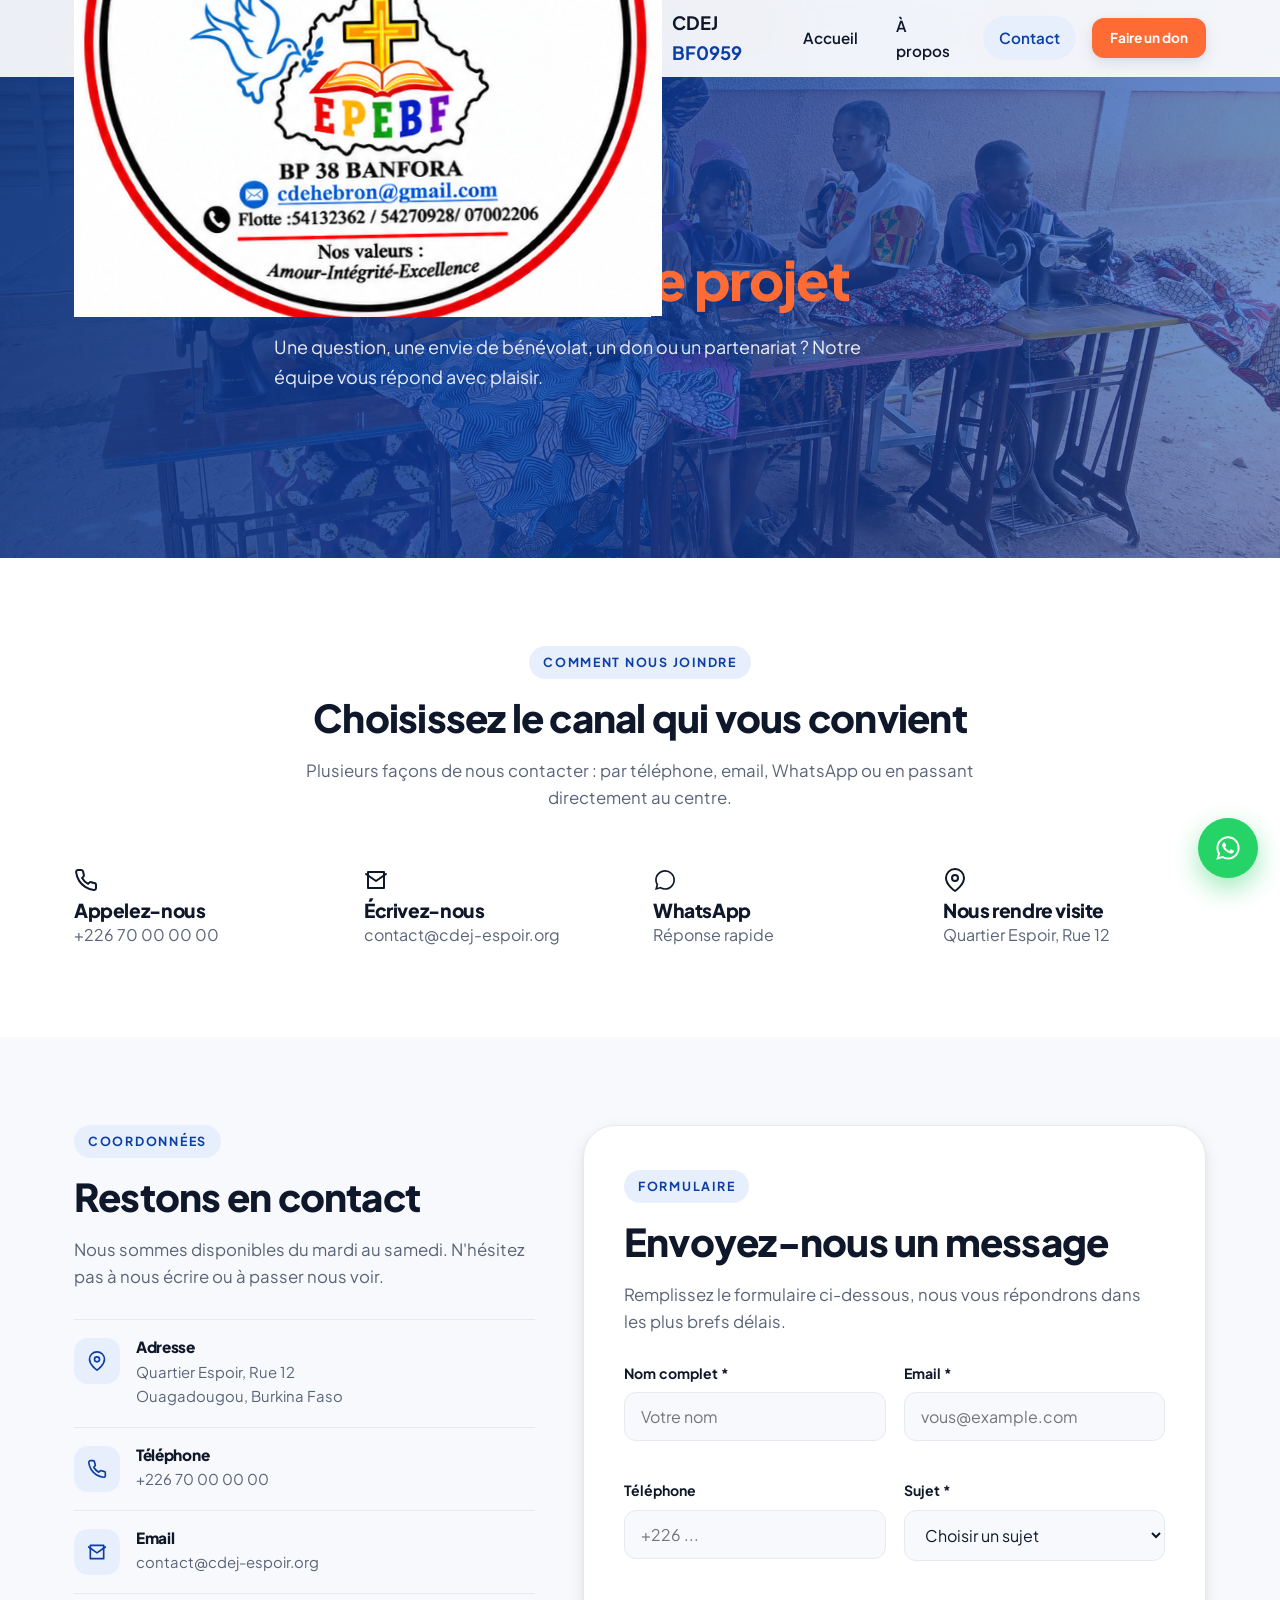
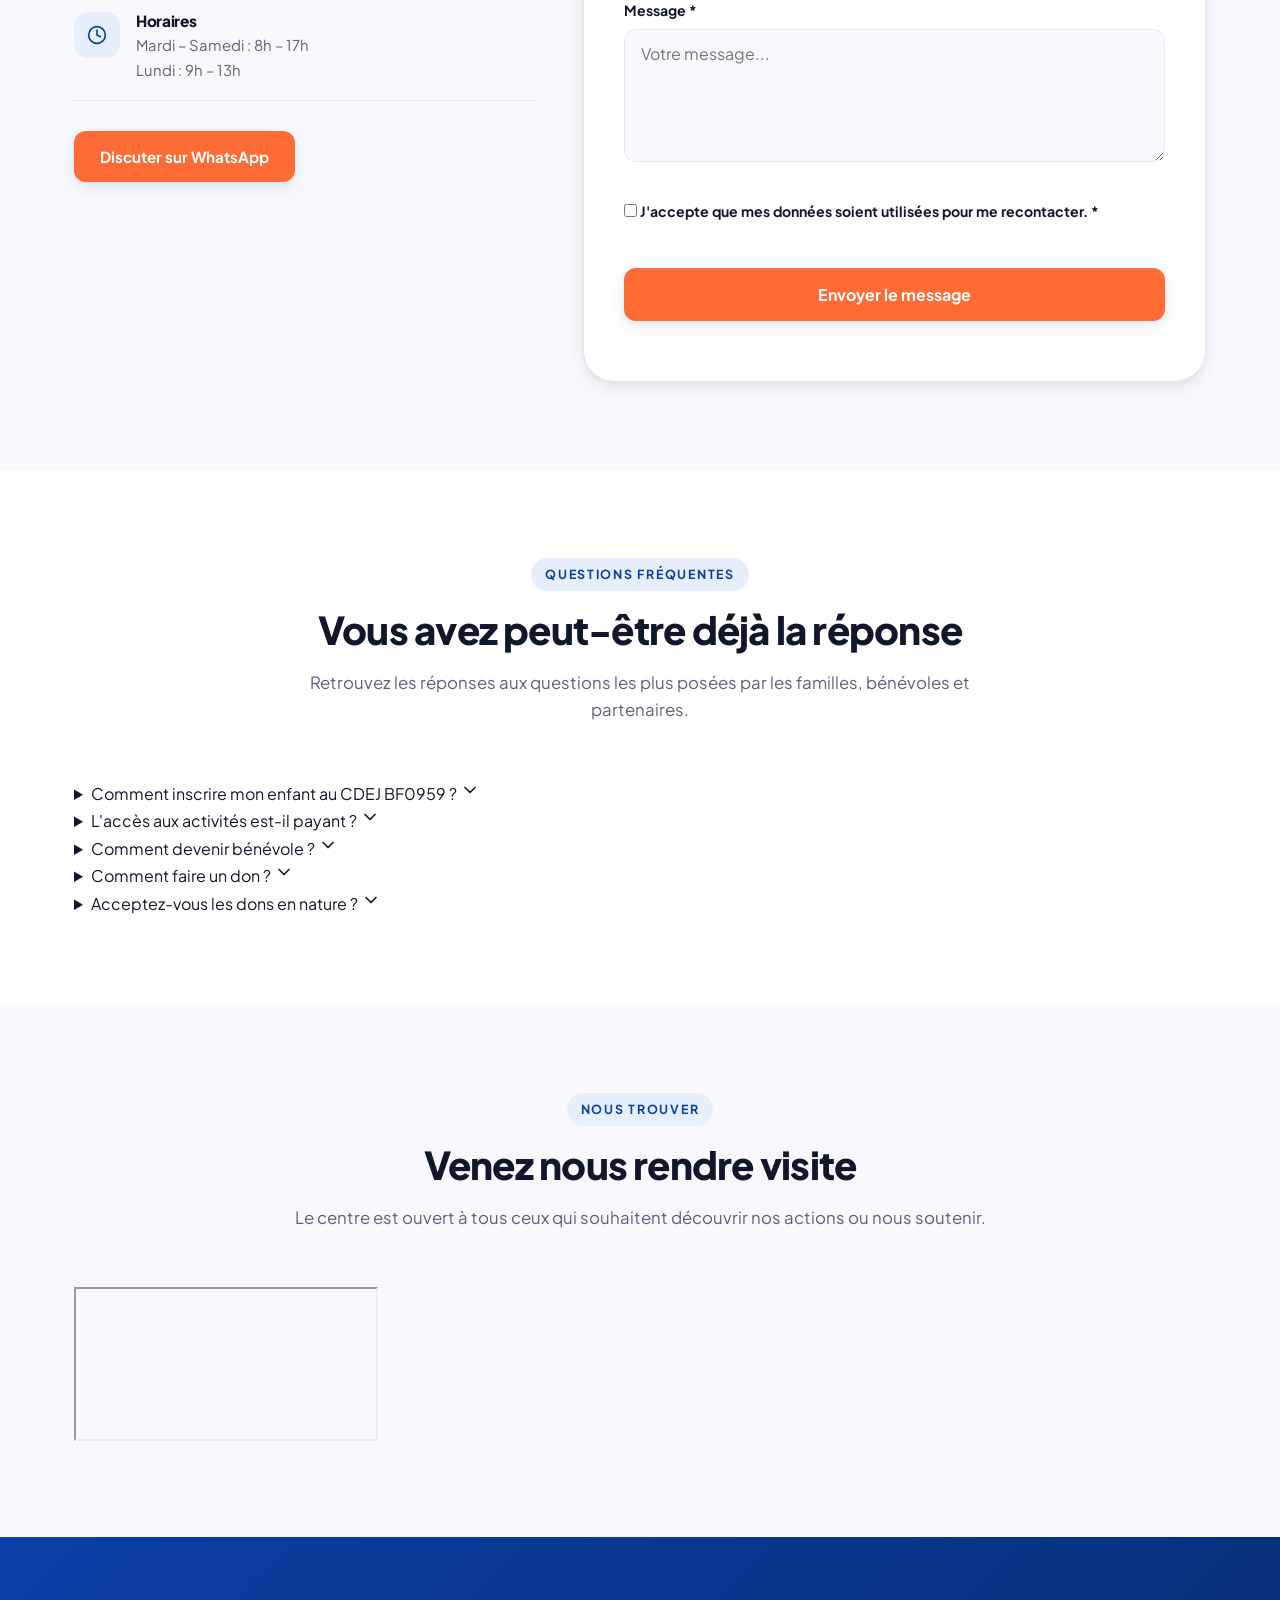
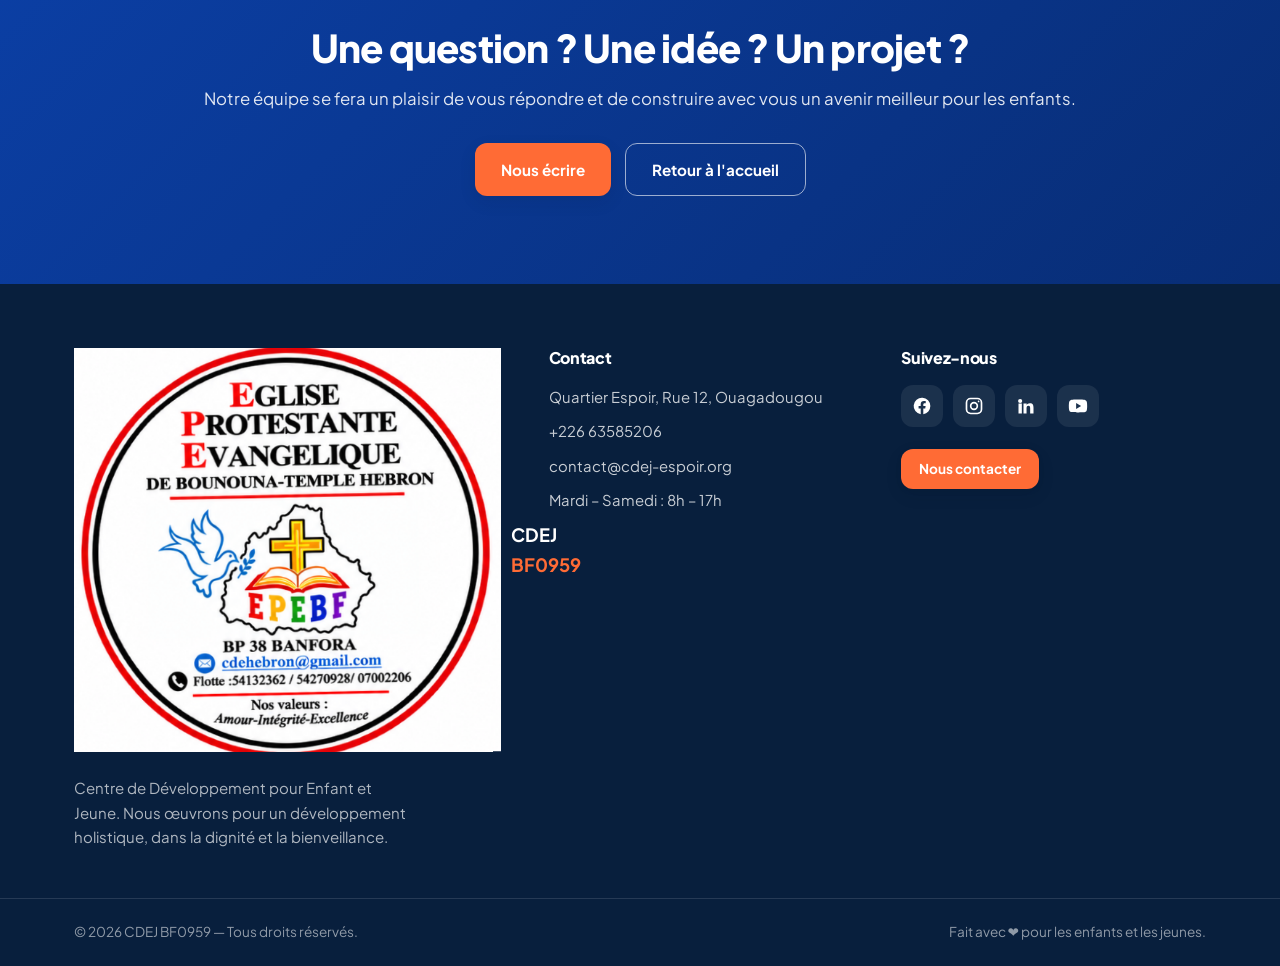
<file: contact.html>
<!DOCTYPE html>
<html lang="fr">
<head>
  <meta charset="UTF-8">
  <meta name="viewport" content="width=device-width, initial-scale=1.0">
  <title>Contact — CDEJ BF0959</title>
  <meta name="description" content="Contactez le CDEJ BF0959 : formulaire, adresse, téléphone, email et horaires.">
  <link rel="preconnect" href="https://fonts.googleapis.com">
  <link rel="preconnect" href="https://fonts.gstatic.com" crossorigin>
  <link href="https://fonts.googleapis.com/css2?family=Plus+Jakarta+Sans:wght@400;500;600;700;800&display=swap" rel="stylesheet">
  <link rel="stylesheet" href="style.css">
</head>
<body>

  <header class="header" id="header">
    <div class="container header__inner">
      <a href="index.html" class="logo" aria-label="CDEJ BF0959 - Accueil">
        <img src="images/logo2.png" alt="Logo CDEJ BF0959" class="logo__img">
        <span class="logo__text">CDEJ <strong>BF0959</strong></span>
      </a>

      <nav class="nav" id="nav" aria-label="Navigation principale">
        <ul class="nav__list">
          <li><a href="index.html" class="nav__link">Accueil</a></li>
          <li><a href="apropos.html" class="nav__link">À propos</a></li>
          <li><a href="contact.html" class="nav__link is-active">Contact</a></li>
          <li><a href="contact.html" class="btn btn--sm btn--primary nav__cta">Faire un don</a></li>
        </ul>
      </nav>

      <button class="burger" id="burger" aria-label="Ouvrir le menu" aria-expanded="false" aria-controls="nav">
        <span></span><span></span><span></span>
      </button>
    </div>
  </header>

  <main>

    <section class="hero hero--page">
      <div class="hero__bg" style="background-image:url('images/image4.jpg');"></div>
      <div class="hero__overlay"></div>
      <div class="container hero__content">
        <span class="badge reveal">Contact</span>
        <h1 class="hero__title reveal">Parlons de <span class="text-accent">votre projet</span></h1>
        <p class="hero__text reveal">Une question, une envie de bénévolat, un don ou un partenariat ? Notre équipe vous répond avec plaisir.</p>
      </div>
    </section>

    <!-- CANAUX RAPIDES -->
    <section class="section">
      <div class="container">
        <div class="section__head reveal">
          <span class="eyebrow">Comment nous joindre</span>
          <h2 class="section__title">Choisissez le canal qui vous convient</h2>
          <p class="section__subtitle">Plusieurs façons de nous contacter : par téléphone, email, WhatsApp ou en passant directement au centre.</p>
        </div>

        <div class="grid grid--4">
          <a href="tel:+22670000000" class="quick reveal">
            <span class="quick__icon quick__icon--blue">
              <svg viewBox="0 0 24 24" width="24" height="24" fill="none" stroke="currentColor" stroke-width="2" stroke-linecap="round" stroke-linejoin="round"><path d="M22 16.92v3a2 2 0 0 1-2.18 2 19.79 19.79 0 0 1-8.63-3.07 19.5 19.5 0 0 1-6-6A19.79 19.79 0 0 1 2.12 4.18 2 2 0 0 1 4.11 2h3a2 2 0 0 1 2 1.72c.13.96.36 1.9.7 2.81a2 2 0 0 1-.45 2.11L8.09 9.91a16 16 0 0 0 6 6l1.27-1.27a2 2 0 0 1 2.11-.45c.91.34 1.85.57 2.81.7A2 2 0 0 1 22 16.92z"/></svg>
            </span>
            <h3>Appelez-nous</h3>
            <p>+226 70 00 00 00</p>
          </a>

          <a href="mailto:contact@cdej-espoir.org" class="quick reveal">
            <span class="quick__icon quick__icon--orange">
              <svg viewBox="0 0 24 24" width="24" height="24" fill="none" stroke="currentColor" stroke-width="2" stroke-linecap="round" stroke-linejoin="round"><path d="M4 4h16v16H4z"/><path d="m22 6-10 7L2 6"/></svg>
            </span>
            <h3>Écrivez-nous</h3>
            <p>contact@cdej-espoir.org</p>
          </a>

          <a href="https://wa.me/22670000000?text=Bonjour%20CDEJ%20BF0959" target="_blank" rel="noopener" class="quick reveal">
            <span class="quick__icon quick__icon--green">
              <svg viewBox="0 0 24 24" width="24" height="24" fill="currentColor"><path d="M12.04 2C6.58 2 2.13 6.45 2.13 11.91c0 1.75.46 3.45 1.32 4.95L2 22l5.25-1.38a9.9 9.9 0 0 0 4.79 1.22h.01c5.46 0 9.91-4.45 9.91-9.91 0-2.65-1.03-5.14-2.9-7.01A9.82 9.82 0 0 0 12.04 2zm0 18.15h-.01a8.2 8.2 0 0 1-4.19-1.15l-.3-.18-3.12.82.83-3.04-.2-.31a8.2 8.2 0 0 1-1.26-4.38c0-4.54 3.7-8.23 8.25-8.23 2.2 0 4.27.86 5.83 2.42a8.18 8.18 0 0 1 2.41 5.82c0 4.54-3.7 8.23-8.24 8.23z"/></svg>
            </span>
            <h3>WhatsApp</h3>
            <p>Réponse rapide</p>
          </a>

          <a href="#map" class="quick reveal">
            <span class="quick__icon quick__icon--blue">
              <svg viewBox="0 0 24 24" width="24" height="24" fill="none" stroke="currentColor" stroke-width="2" stroke-linecap="round" stroke-linejoin="round"><path d="M21 10c0 7-9 13-9 13s-9-6-9-13a9 9 0 0 1 18 0z"/><circle cx="12" cy="10" r="3"/></svg>
            </span>
            <h3>Nous rendre visite</h3>
            <p>Quartier Espoir, Rue 12</p>
          </a>
        </div>
      </div>
    </section>

    <!-- FORMULAIRE + INFOS -->
    <section class="section section--alt">
      <div class="container">
        <div class="contact-grid">

          <!-- INFOS -->
          <aside class="contact-info reveal">
            <span class="eyebrow">Coordonnées</span>
            <h2 class="section__title">Restons en contact</h2>
            <p class="section__subtitle">Nous sommes disponibles du mardi au samedi. N'hésitez pas à nous écrire ou à passer nous voir.</p>

            <ul class="info-list">
              <li class="info-item">
                <span class="info-item__icon">
                  <svg viewBox="0 0 24 24" width="20" height="20" fill="none" stroke="currentColor" stroke-width="2" stroke-linecap="round" stroke-linejoin="round"><path d="M21 10c0 7-9 13-9 13s-9-6-9-13a9 9 0 0 1 18 0z"/><circle cx="12" cy="10" r="3"/></svg>
                </span>
                <div>
                  <h4>Adresse</h4>
                  <p>Quartier Espoir, Rue 12<br>Ouagadougou, Burkina Faso</p>
                </div>
              </li>
              <li class="info-item">
                <span class="info-item__icon">
                  <svg viewBox="0 0 24 24" width="20" height="20" fill="none" stroke="currentColor" stroke-width="2" stroke-linecap="round" stroke-linejoin="round"><path d="M22 16.92v3a2 2 0 0 1-2.18 2 19.79 19.79 0 0 1-8.63-3.07 19.5 19.5 0 0 1-6-6A19.79 19.79 0 0 1 2.12 4.18 2 2 0 0 1 4.11 2h3a2 2 0 0 1 2 1.72c.13.96.36 1.9.7 2.81a2 2 0 0 1-.45 2.11L8.09 9.91a16 16 0 0 0 6 6l1.27-1.27a2 2 0 0 1 2.11-.45c.91.34 1.85.57 2.81.7A2 2 0 0 1 22 16.92z"/></svg>
                </span>
                <div>
                  <h4>Téléphone</h4>
                  <p><a href="tel:+22670000000">+226 70 00 00 00</a></p>
                </div>
              </li>
              <li class="info-item">
                <span class="info-item__icon">
                  <svg viewBox="0 0 24 24" width="20" height="20" fill="none" stroke="currentColor" stroke-width="2" stroke-linecap="round" stroke-linejoin="round"><path d="M4 4h16v16H4z"/><path d="m22 6-10 7L2 6"/></svg>
                </span>
                <div>
                  <h4>Email</h4>
                  <p><a href="mailto:contact@cdej-espoir.org">contact@cdej-espoir.org</a></p>
                </div>
              </li>
              <li class="info-item">
                <span class="info-item__icon">
                  <svg viewBox="0 0 24 24" width="20" height="20" fill="none" stroke="currentColor" stroke-width="2" stroke-linecap="round" stroke-linejoin="round"><circle cx="12" cy="12" r="10"/><path d="M12 6v6l4 2"/></svg>
                </span>
                <div>
                  <h4>Horaires</h4>
                  <p>Mardi – Samedi : 8h – 17h<br>Lundi : 9h – 13h</p>
                </div>
              </li>
            </ul>

            <a href="https://wa.me/22670000000?text=Bonjour%20CDEJ%20BF0959%2C%20je%20souhaite%20avoir%20des%20informations." class="btn btn--primary" target="_blank" rel="noopener">Discuter sur WhatsApp</a>
          </aside>

          <!-- FORMULAIRE -->
          <div class="contact-form-wrap reveal">
            <span class="eyebrow">Formulaire</span>
            <h2 class="section__title">Envoyez-nous un message</h2>
            <p class="section__subtitle">Remplissez le formulaire ci-dessous, nous vous répondrons dans les plus brefs délais.</p>

            <form class="contact-form" id="contactForm" novalidate>
              <div class="form-row">
                <div class="form-group">
                  <label for="name">Nom complet *</label>
                  <input type="text" id="name" name="name" placeholder="Votre nom" required>
                  <small class="form-error" data-error-for="name"></small>
                </div>
                <div class="form-group">
                  <label for="email">Email *</label>
                  <input type="email" id="email" name="email" placeholder="vous@example.com" required>
                  <small class="form-error" data-error-for="email"></small>
                </div>
              </div>

              <div class="form-row">
                <div class="form-group">
                  <label for="phone">Téléphone</label>
                  <input type="tel" id="phone" name="phone" placeholder="+226 ...">
                </div>
                <div class="form-group">
                  <label for="subject">Sujet *</label>
                  <select id="subject" name="subject" required>
                    <option value="">Choisir un sujet</option>
                    <option value="don">Faire un don</option>
                    <option value="benevolat">Devenir bénévole</option>
                    <option value="partenariat">Partenariat</option>
                    <option value="inscription">Inscription d'un enfant</option>
                    <option value="autre">Autre demande</option>
                  </select>
                  <small class="form-error" data-error-for="subject"></small>
                </div>
              </div>

              <div class="form-group">
                <label for="message">Message *</label>
                <textarea id="message" name="message" rows="5" placeholder="Votre message..." required></textarea>
                <small class="form-error" data-error-for="message"></small>
              </div>

              <div class="form-group form-group--check">
                <label class="checkbox">
                  <input type="checkbox" id="consent" name="consent" required>
                  <span>J'accepte que mes données soient utilisées pour me recontacter. *</span>
                </label>
                <small class="form-error" data-error-for="consent"></small>
              </div>

              <button type="submit" class="btn btn--primary btn--lg btn--block">Envoyer le message</button>
              <p class="form-status" id="formStatus" role="status" aria-live="polite"></p>
            </form>
          </div>

        </div>
      </div>
    </section>

    <!-- FAQ -->
    <section class="section">
      <div class="container">
        <div class="section__head reveal">
          <span class="eyebrow">Questions fréquentes</span>
          <h2 class="section__title">Vous avez peut-être déjà la réponse</h2>
          <p class="section__subtitle">Retrouvez les réponses aux questions les plus posées par les familles, bénévoles et partenaires.</p>
        </div>

        <div class="faq reveal">
          <details class="faq__item">
            <summary>
              <span>Comment inscrire mon enfant au CDEJ BF0959 ?</span>
              <svg class="faq__chevron" viewBox="0 0 24 24" width="20" height="20" fill="none" stroke="currentColor" stroke-width="2" stroke-linecap="round" stroke-linejoin="round"><path d="m6 9 6 6 6-6"/></svg>
            </summary>
            <p>Remplissez le formulaire de contact en choisissant le sujet « Inscription d'un enfant ». Nous vous recontacterons pour un entretien d'accueil et vous présenterons les activités adaptées à l'âge de votre enfant.</p>
          </details>

          <details class="faq__item">
            <summary>
              <span>L'accès aux activités est-il payant ?</span>
              <svg class="faq__chevron" viewBox="0 0 24 24" width="20" height="20" fill="none" stroke="currentColor" stroke-width="2" stroke-linecap="round" stroke-linejoin="round"><path d="m6 9 6 6 6-6"/></svg>
            </summary>
            <p>La majorité de nos activités sont gratuites grâce au soutien de nos donateurs et partenaires. Certaines sorties ou projets spécifiques peuvent nécessiter une petite participation symbolique, toujours annoncée à l'avance.</p>
          </details>

          <details class="faq__item">
            <summary>
              <span>Comment devenir bénévole ?</span>
              <svg class="faq__chevron" viewBox="0 0 24 24" width="20" height="20" fill="none" stroke="currentColor" stroke-width="2" stroke-linecap="round" stroke-linejoin="round"><path d="m6 9 6 6 6-6"/></svg>
            </summary>
            <p>Envoyez-nous un message via le formulaire en sélectionnant « Devenir bénévole ». Nous vous proposerons un temps d'échange pour comprendre vos disponibilités et vos talents, puis nous vous intégrerons à une activité.</p>
          </details>

          <details class="faq__item">
            <summary>
              <span>Comment faire un don ?</span>
              <svg class="faq__chevron" viewBox="0 0 24 24" width="20" height="20" fill="none" stroke="currentColor" stroke-width="2" stroke-linecap="round" stroke-linejoin="round"><path d="m6 9 6 6 6-6"/></svg>
            </summary>
            <p>Vous pouvez nous contacter via le formulaire (sujet « Faire un don ») ou directement par WhatsApp. Nous vous indiquerons les moyens de paiement disponibles et vous remettrons un reçu.</p>
          </details>

          <details class="faq__item">
            <summary>
              <span>Acceptez-vous les dons en nature ?</span>
              <svg class="faq__chevron" viewBox="0 0 24 24" width="20" height="20" fill="none" stroke="currentColor" stroke-width="2" stroke-linecap="round" stroke-linejoin="round"><path d="m6 9 6 6 6-6"/></svg>
            </summary>
            <p>Oui ! Fournitures scolaires, livres, jeux, vêtements en bon état, matériel sportif… Chaque don en nature est précieux. Contactez-nous pour organiser la remise.</p>
          </details>
        </div>
      </div>
    </section>

    <!-- MAP -->
    <section class="section section--alt" id="map">
      <div class="container">
        <div class="section__head reveal">
          <span class="eyebrow">Nous trouver</span>
          <h2 class="section__title">Venez nous rendre visite</h2>
          <p class="section__subtitle">Le centre est ouvert à tous ceux qui souhaitent découvrir nos actions ou nous soutenir.</p>
        </div>

        <div class="map-wrap reveal">
          <iframe
            title="Localisation du CDEJ BF0959"
            src="https://www.openstreetmap.org/export/embed.html?bbox=-1.5600%2C12.3300%2C-1.4700%2C12.4000&layer=mapnik&marker=12.3650%2C-1.5150"
            loading="lazy"
            referrerpolicy="no-referrer-when-downgrade"></iframe>
        </div>
      </div>
    </section>

    <!-- CTA -->
    <section class="section section--cta">
      <div class="container cta reveal">
        <h2>Une question ? Une idée ? Un projet ?</h2>
        <p>Notre équipe se fera un plaisir de vous répondre et de construire avec vous un avenir meilleur pour les enfants.</p>
        <div class="cta__actions">
          <a href="#contactForm" class="btn btn--primary">Nous écrire</a>
          <a href="index.html" class="btn btn--ghost-light">Retour à l'accueil</a>
        </div>
      </div>
    </section>

  </main>

  <footer class="footer">
    <div class="container footer__grid">
      <div class="footer__col">
        <a href="index.html" class="logo logo--light">
          <img src="images/logo2.png" alt="Logo CDEJ BF0959" class="logo__img">
          <span class="logo__text">CDEJ <strong>BF0959</strong></span>
        </a>
        <p>Centre de Développement pour Enfant et Jeune. Nous œuvrons pour un développement holistique, dans la dignité et la bienveillance.</p>
      </div>
      <div class="footer__col">
        <h4>Contact</h4>
        <ul class="footer__list">
          <li>Quartier Espoir, Rue 12, Ouagadougou</li>
          <li><a href="tel:+22666300040">+226 63585206</a></li>
          <li><a href="mailto:contact@cdej-espoir.org">contact@cdej-espoir.org</a></li>
          <li>Mardi – Samedi : 8h – 17h</li>
        </ul>
      </div>
      <div class="footer__col">
        <h4>Suivez-nous</h4>
        <div class="socials">
          <a href="#" aria-label="Facebook" class="social"><svg viewBox="0 0 24 24" width="20" height="20" fill="currentColor"><path d="M22 12a10 10 0 1 0-11.56 9.88v-6.99H7.9V12h2.54V9.8c0-2.5 1.49-3.89 3.77-3.89 1.09 0 2.24.2 2.24.2v2.46h-1.26c-1.24 0-1.63.77-1.63 1.56V12h2.78l-.44 2.89h-2.34v6.99A10 10 0 0 0 22 12z"/></svg></a>
          <a href="#" aria-label="Instagram" class="social"><svg viewBox="0 0 24 24" width="20" height="20" fill="none" stroke="currentColor" stroke-width="2"><rect x="3" y="3" width="18" height="18" rx="5"/><circle cx="12" cy="12" r="4"/><circle cx="17.5" cy="6.5" r="1" fill="currentColor" stroke="none"/></svg></a>
          <a href="#" aria-label="LinkedIn" class="social"><svg viewBox="0 0 24 24" width="20" height="20" fill="currentColor"><path d="M4.98 3.5A2.5 2.5 0 1 1 5 8.5a2.5 2.5 0 0 1-.02-5zM3 9h4v12H3zM9 9h3.8v1.7h.05c.53-1 1.83-2.05 3.77-2.05C20.4 8.65 21 11 21 14.1V21h-4v-6.1c0-1.45-.03-3.32-2.02-3.32-2.02 0-2.33 1.58-2.33 3.21V21H9z"/></svg></a>
          <a href="#" aria-label="YouTube" class="social"><svg viewBox="0 0 24 24" width="20" height="20" fill="currentColor"><path d="M23 12s0-3.5-.45-5.17a3 3 0 0 0-2.12-2.12C18.76 4.25 12 4.25 12 4.25s-6.76 0-8.43.46A3 3 0 0 0 1.45 6.83C1 8.5 1 12 1 12s0 3.5.45 5.17a3 3 0 0 0 2.12 2.12c1.67.46 8.43.46 8.43.46s6.76 0 8.43-.46a3 3 0 0 0 2.12-2.12C23 15.5 23 12 23 12zM9.75 15.5v-7l6 3.5z"/></svg></a>
        </div>
        <a href="contact.html" class="btn btn--primary btn--sm footer__cta">Nous contacter</a>
      </div>
    </div>
    <div class="footer__bottom">
      <div class="container">
        <p>© <span id="year"></span> CDEJ BF0959 — Tous droits réservés.</p>
        <p>Fait avec ❤ pour les enfants et les jeunes.</p>
      </div>
    </div>
  </footer>

  <a href="https://wa.me/22670000000?text=Bonjour%20CDEJ%20BF0959%2C%20je%20souhaite%20avoir%20des%20informations." class="whatsapp" target="_blank" rel="noopener" aria-label="Discuter sur WhatsApp">
    <svg viewBox="0 0 24 24" width="28" height="28" fill="currentColor"><path d="M12.04 2C6.58 2 2.13 6.45 2.13 11.91c0 1.75.46 3.45 1.32 4.95L2 22l5.25-1.38a9.9 9.9 0 0 0 4.79 1.22h.01c5.46 0 9.91-4.45 9.91-9.91 0-2.65-1.03-5.14-2.9-7.01A9.82 9.82 0 0 0 12.04 2zm0 18.15h-.01a8.2 8.2 0 0 1-4.19-1.15l-.3-.18-3.12.82.83-3.04-.2-.31a8.2 8.2 0 0 1-1.26-4.38c0-4.54 3.7-8.23 8.25-8.23 2.2 0 4.27.86 5.83 2.42a8.18 8.18 0 0 1 2.41 5.82c0 4.54-3.7 8.23-8.24 8.23zm4.52-6.16c-.25-.12-1.47-.72-1.69-.81-.23-.08-.39-.12-.56.13-.16.25-.64.81-.79.97-.14.17-.29.19-.54.06-.25-.12-1.05-.39-2-1.23-.74-.66-1.24-1.48-1.38-1.73-.14-.25-.02-.38.11-.51.11-.11.25-.29.37-.43.12-.14.16-.25.25-.41.08-.17.04-.31-.02-.43-.06-.12-.56-1.34-.76-1.84-.2-.48-.4-.42-.56-.43h-.48c-.17 0-.43.06-.66.31-.22.25-.86.85-.86 2.07 0 1.22.89 2.4 1.01 2.56.12.17 1.75 2.67 4.23 3.74.59.26 1.05.41 1.41.52.59.19 1.13.16 1.56.1.48-.07 1.47-.6 1.68-1.18.21-.58.21-1.07.14-1.18-.06-.11-.22-.17-.47-.29z"/></svg>
  </a>

  <script src="script.js"></script>
</body>
</html>
</file>
<file: style.css>
/* ===== Reset & base ===== */
*, *::before, *::after { box-sizing: border-box; margin: 0; padding: 0; }

:root {
  --blue: #0B3FA5;
  --blue-dark: #082d75;
  --blue-light: #e8effc;
  --orange: #FF6B35;
  --orange-dark: #e85a25;
  --green: #059669;
  --green-light: #e6f7f1;
  --white: #ffffff;
  --ink: #0f172a;
  --muted: #5a6478;
  --line: #e6e9f0;
  --bg: #f7f9fc;

  --radius-sm: 12px;
  --radius-md: 16px;
  --radius-lg: 24px;
  --radius-xl: 32px;

  --shadow-sm: 0 2px 8px rgba(15, 23, 42, .06);
  --shadow-md: 0 6px 18px rgba(15, 23, 42, .08), 0 2px 6px rgba(15, 23, 42, .05);
  --shadow-lg: 0 18px 40px rgba(15, 23, 42, .12), 0 6px 14px rgba(15, 23, 42, .06);
  --shadow-blue: 0 12px 28px rgba(11, 63, 165, .25);

  --container: 1180px;
  --header-h: 76px;
  --transition: .3s cubic-bezier(.4, 0, .2, 1);
}

html { scroll-behavior: smooth; }

body {
  font-family: 'Plus Jakarta Sans', system-ui, -apple-system, sans-serif;
  color: var(--ink);
  background: var(--white);
  line-height: 1.65;
  font-size: 16px;
  -webkit-font-smoothing: antialiased;
  overflow-x: hidden;
}

img { max-width: 100%; display: block; }
a { color: inherit; text-decoration: none; }
ul { list-style: none; }
button { font-family: inherit; cursor: pointer; border: none; background: none; }
input, select, textarea { font-family: inherit; font-size: inherit; }

.container {
  width: 100%;
  max-width: var(--container);
  margin: 0 auto;
  padding: 0 24px;
}

/* ===== Typographie ===== */
h1, h2, h3, h4 { line-height: 1.2; font-weight: 800; letter-spacing: -.02em; }
h1 { font-size: clamp(2.1rem, 5vw, 3.4rem); }
h2 { font-size: clamp(1.6rem, 3.4vw, 2.4rem); }
h3 { font-size: 1.2rem; }
p { color: var(--muted); }

.text-accent { color: var(--orange); }

.eyebrow {
  display: inline-block;
  font-size: .78rem;
  font-weight: 700;
  text-transform: uppercase;
  letter-spacing: .14em;
  color: var(--blue);
  background: var(--blue-light);
  padding: 6px 14px;
  border-radius: 999px;
  margin-bottom: 16px;
}
.eyebrow--light { color: var(--white); background: rgba(255, 255, 255, .18); }

.badge {
  display: inline-block;
  font-size: .78rem;
  font-weight: 700;
  letter-spacing: .08em;
  text-transform: uppercase;
  color: var(--white);
  background: rgba(255, 255, 255, .16);
  border: 1px solid rgba(255, 255, 255, .3);
  backdrop-filter: blur(6px);
  padding: 7px 16px;
  border-radius: 999px;
  margin-bottom: 20px;
}

/* ===== Boutons ===== */
.btn {
  display: inline-flex;
  align-items: center;
  justify-content: center;
  gap: 8px;
  padding: 13px 26px;
  border-radius: var(--radius-sm);
  font-weight: 700;
  font-size: .95rem;
  transition: var(--transition);
  white-space: nowrap;
}
.btn--sm { padding: 9px 18px; font-size: .85rem; }
.btn--lg { padding: 16px 34px; font-size: 1rem; }
.btn--block { width: 100%; }

.btn--primary {
  background: var(--orange);
  color: var(--white);
  box-shadow: var(--shadow-md);
}
.btn--primary:hover { background: var(--orange-dark); transform: translateY(-2px); box-shadow: var(--shadow-lg); }

.btn--ghost {
  background: rgba(255, 255, 255, .12);
  color: var(--white);
  border: 1.5px solid rgba(255, 255, 255, .5);
  backdrop-filter: blur(6px);
}
.btn--ghost:hover { background: rgba(255, 255, 255, .22); transform: translateY(-2px); }

.btn--ghost-light {
  background: transparent;
  color: var(--white);
  border: 1.5px solid rgba(255, 255, 255, .6);
}
.btn--ghost-light:hover { background: rgba(255, 255, 255, .14); }

/* ===== Header ===== */
.header {
  position: fixed;
  top: 0; left: 0; right: 0;
  z-index: 1000;
  background: rgba(255, 255, 255, .92);
  backdrop-filter: blur(12px);
  border-bottom: 1px solid transparent;
  transition: var(--transition);
}
.header.is-scrolled {
  border-bottom-color: var(--line);
  box-shadow: var(--shadow-sm);
}
.header__inner {
  display: flex;
  align-items: center;
  justify-content: space-between;
  height: var(--header-h);
}

.logo { display: inline-flex; align-items: center; gap: 10px; font-weight: 700; font-size: 1.15rem; }
.logo__mark {
  display: grid;
  place-items: center;
  width: 42px; height: 42px;
  border-radius: 12px;
  background: linear-gradient(135deg, var(--blue), var(--blue-dark));
  color: var(--white);
  box-shadow: var(--shadow-blue);
}
.logo__text { color: var(--ink); }
.logo__text strong { color: var(--blue); }
.logo--light .logo__text { color: var(--white); }
.logo--light .logo__text strong { color: var(--orange); }

.nav__list { display: flex; align-items: center; gap: 6px; }
.nav__link {
  display: inline-block;
  padding: 9px 16px;
  border-radius: 999px;
  font-weight: 600;
  font-size: .95rem;
  color: var(--ink);
  transition: var(--transition);
}
.nav__link:hover { color: var(--blue); background: var(--blue-light); }
.nav__link.is-active { color: var(--blue); background: var(--blue-light); }
.nav__cta { margin-left: 10px; }

/* Burger */
.burger {
  display: none;
  flex-direction: column;
  justify-content: center;
  gap: 5px;
  width: 44px; height: 44px;
  border-radius: 12px;
  background: var(--blue-light);
}
.burger span {
  display: block;
  width: 22px; height: 2.5px;
  margin: 0 auto;
  background: var(--blue);
  border-radius: 2px;
  transition: var(--transition);
}
.burger.is-open span:nth-child(1) { transform: translateY(7.5px) rotate(45deg); }
.burger.is-open span:nth-child(2) { opacity: 0; }
.burger.is-open span:nth-child(3) { transform: translateY(-7.5px) rotate(-45deg); }

/* ===== Hero ===== */
.hero {
  position: relative;
  min-height: 100vh;
  display: flex;
  align-items: center;
  padding: calc(var(--header-h) + 40px) 0 80px;
  overflow: hidden;
}
.hero--page { min-height: 62vh; padding-bottom: 60px; }

.hero__bg {
  position: absolute;
  inset: 0;
  background-size: cover;
  background-position: center;
  transform: scale(1.05);
  animation: heroZoom 18s ease-in-out infinite alternate;
}
@keyframes heroZoom {
  from { transform: scale(1.05); }
  to { transform: scale(1.14); }
}

.hero__overlay {
  position: absolute;
  inset: 0;
  background: linear-gradient(115deg, rgba(8, 45, 117, .92) 0%, rgba(11, 63, 165, .78) 45%, rgba(11, 63, 165, .55) 100%);
}

.hero__content { position: relative; z-index: 2; max-width: 780px; }
.hero__title { color: var(--white); margin-bottom: 20px; }
.hero__text { color: rgba(255, 255, 255, .9); font-size: 1.12rem; max-width: 620px; margin-bottom: 32px; }

.hero__actions { display: flex; flex-wrap: wrap; gap: 14px; margin-bottom: 48px; }

.hero__stats {
  display: flex;
  flex-wrap: wrap;
  gap: 40px;
  padding-top: 28px;
  border-top: 1px solid rgba(255, 255, 255, .22);
}
.stat { display: flex; flex-direction: column; }
.stat__num { font-size: 2rem; font-weight: 800; color: var(--white); line-height: 1; }
.stat__num::after { content: "+"; color: var(--orange); }
.stat__label { font-size: .88rem; color: rgba(255, 255, 255, .8); margin-top: 6px; }

/* ===== Sections ===== */
.section { padding: 88px 0; }
.section--alt { background: var(--bg); }

.section__head { max-width: 720px; margin: 0 auto 56px; text-align: center; }
.section__title { margin-bottom: 16px; }
.section__subtitle { font-size: 1.05rem; }

/* ===== Grilles ===== */
.grid { display: grid; gap: 26px; }
.grid--2 { grid-template-columns: repeat(2, 1fr); }
.grid--3 { grid-template-columns: repeat(3, 1fr); }
.grid--4 { grid-template-columns: repeat(4, 1fr); }

/* ===== Cartes ===== */
.card {
  background: var(--white);
  border: 1px solid var(--line);
  border-radius: var(--radius-lg);
  padding: 34px 28px;
  box-shadow: var(--shadow-sm);
  transition: var(--transition);
}
.card:hover { transform: translateY(-6px); box-shadow: var(--shadow-lg); border-color: transparent; }

.card__icon {
  display: grid;
  place-items: center;
  width: 58px; height: 58px;
  border-radius: 18px;
  margin-bottom: 22px;
}
.card__icon--blue { background: var(--blue-light); color: var(--blue); }
.card__icon--orange { background: #ffede5; color: var(--orange); }
.card__icon--green { background: var(--green-light); color: var(--green); }

.card__title { margin-bottom: 12px; }
.card__text { font-size: .96rem; }

/* ===== Features ===== */
.feature {
  background: var(--white);
  border-radius: var(--radius-lg);
  overflow: hidden;
  box-shadow: var(--shadow-md);
  transition: var(--transition);
  border: 1px solid var(--line);
}
.feature:hover { transform: translateY(-6px); box-shadow: var(--shadow-lg); }

.feature__img {
  height: 240px;
  background-size: cover;
  background-position: center;
  transition: transform .6s ease;
}
.feature:hover .feature__img { transform: scale(1.06); }
.feature__body { padding: 28px; }
.feature__body h3 { margin-bottom: 10px; }
.feature__body p { font-size: .96rem; }

/* ===== Don ===== */
.don {
  display: grid;
  grid-template-columns: 1.1fr .9fr;
  gap: 0;
  border-radius: var(--radius-xl);
  overflow: hidden;
  background: linear-gradient(135deg, var(--blue), var(--blue-dark));
  box-shadow: var(--shadow-lg);
}
.don__content { padding: 56px 48px; color: var(--white); }
.don__title { color: var(--white); margin-bottom: 16px; }
.don__text { color: rgba(255, 255, 255, .88); margin-bottom: 22px; }
.don__list { margin-bottom: 30px; }
.don__list li {
  position: relative;
  padding-left: 26px;
  margin-bottom: 10px;
  color: rgba(255, 255, 255, .92);
  font-size: .96rem;
}
.don__list li::before {
  content: "";
  position: absolute;
  left: 0; top: 9px;
  width: 14px; height: 14px;
  border-radius: 50%;
  background: var(--green);
  box-shadow: 0 0 0 3px rgba(5, 150, 105, .25);
}
.don__img { background-size: cover; background-position: center; min-height: 320px; }

/* ===== CTA ===== */
.section--cta {
  background: linear-gradient(135deg, var(--blue), var(--blue-dark));
  color: var(--white);
  text-align: center;
}
.cta h2 { color: var(--white); margin-bottom: 14px; }
.cta p { color: rgba(255, 255, 255, .88); margin-bottom: 30px; font-size: 1.05rem; }
.cta__actions { display: flex; justify-content: center; flex-wrap: wrap; gap: 14px; }

/* ===== À propos ===== */
.two-col {
  display: grid;
  grid-template-columns: 1.05fr .95fr;
  gap: 56px;
  align-items: center;
}
.two-col__img {
  border-radius: var(--radius-xl);
  min-height: 420px;
  background-size: cover;
  background-position: center;
  box-shadow: var(--shadow-lg);
}
.two-col p { margin-bottom: 16px; }

.value {
  background: var(--white);
  border-radius: var(--radius-lg);
  padding: 30px 24px;
  box-shadow: var(--shadow-sm);
  border: 1px solid var(--line);
  transition: var(--transition);
  text-align: center;
}
.value:hover { transform: translateY(-6px); box-shadow: var(--shadow-lg); }
.value__icon {
  display: grid;
  place-items: center;
  width: 56px; height: 56px;
  margin: 0 auto 18px;
  border-radius: 16px;
  background: var(--blue-light);
  color: var(--blue);
}
.value h3 { margin-bottom: 8px; }
.value p { font-size: .94rem; }

.member {
  background: var(--white);
  border-radius: var(--radius-lg);
  overflow: hidden;
  box-shadow: var(--shadow-md);
  border: 1px solid var(--line);
  transition: var(--transition);
}
.member:hover { transform: translateY(-6px); box-shadow: var(--shadow-lg); }
.member__photo {
  height: 300px;
  background-size: cover;
  background-position: center top;
  transition: transform .6s ease;
}
.member:hover .member__photo { transform: scale(1.05); }
.member__body { padding: 26px; }
.member__body h3 { margin-bottom: 4px; }
.member__role {
  display: inline-block;
  font-size: .82rem;
  font-weight: 700;
  color: var(--orange);
  text-transform: uppercase;
  letter-spacing: .06em;
  margin-bottom: 12px;
}
.member__body p { font-size: .94rem; }

/* ===== Contact ===== */
.contact-grid {
  display: grid;
  grid-template-columns: .85fr 1.15fr;
  gap: 48px;
  align-items: start;
}

.info-list { margin: 28px 0 30px; }
.info-item {
  display: flex;
  gap: 16px;
  padding: 18px 0;
  border-bottom: 1px solid var(--line);
}
.info-item:first-child { border-top: 1px solid var(--line); }
.info-item__icon {
  flex-shrink: 0;
  display: grid;
  place-items: center;
  width: 46px; height: 46px;
  border-radius: 14px;
  background: var(--blue-light);
  color: var(--blue);
}
.info-item h4 { font-size: .96rem; margin-bottom: 3px; }
.info-item p { font-size: .93rem; }
.info-item a:hover { color: var(--blue); }

.contact-form-wrap {
  background: var(--white);
  border: 1px solid var(--line);
  border-radius: var(--radius-xl);
  padding: 44px 40px;
  box-shadow: var(--shadow-md);
}

.contact-form { margin-top: 26px; }
.form-row { display: grid; grid-template-columns: 1fr 1fr; gap: 18px; }
.form-group { margin-bottom: 18px; display: flex; flex-direction: column; }
.form-group label {
  font-size: .88rem;
  font-weight: 700;
  margin-bottom: 7px;
  color: var(--ink);
}
.form-group input,
.form-group select,
.form-group textarea {
  padding: 13px 16px;
  border: 1.5px solid var(--line);
  border-radius: var(--radius-sm);
  background: var(--bg);
  color: var(--ink);
  transition: var(--transition);
  outline: none;
}
.form-group input:focus,
.form-group select:focus,
.form-group textarea:focus {
  border-color: var(--blue);
  background: var(--white);
  box-shadow: 0 0 0 4px rgba(11, 63, 165, .1);
}
.form-group textarea { resize: vertical; min-height: 130px; }
.form-group.has-error input,
.form-group.has-error select,
.form-group.has-error textarea { border-color: #e11d48; background: #fff5f7; }

.form-error { color: #e11d48; font-size: .8rem; margin-top: 6px; min-height: 14px; }

.form-status { margin-top: 16px; font-weight: 600; font-size: .94rem; text-align: center; }
.form-status.is-success { color: var(--green); }
.form-status.is-error { color: #e11d48; }

/* ===== Footer ===== */
.footer {
  background: #081f3d;
  color: rgba(255, 255, 255, .78);
  padding-top: 64px;
}
.footer__grid {
  display: grid;
  grid-template-columns: 1.4fr 1fr 1fr;
  gap: 48px;
  padding-bottom: 48px;
}
.footer__col p { color: rgba(255, 255, 255, .68); font-size: .94rem; margin-top: 16px; max-width: 340px; }
.footer__col h4 { color: var(--white); font-size: 1rem; margin-bottom: 18px; }
.footer__list li { margin-bottom: 10px; font-size: .93rem; }
.footer__list a { transition: var(--transition); }
.footer__list a:hover { color: var(--orange); }

.socials { display: flex; gap: 10px; margin-bottom: 22px; }
.social {
  display: grid;
  place-items: center;
  width: 42px; height: 42px;
  border-radius: 12px;
  background: rgba(255, 255, 255, .08);
  color: var(--white);
  transition: var(--transition);
}
.social:hover { background: var(--orange); transform: translateY(-3px); }

.footer__cta { background: var(--orange); }

.footer__bottom {
  border-top: 1px solid rgba(255, 255, 255, .12);
  padding: 22px 0;
}
.footer__bottom .container {
  display: flex;
  justify-content: space-between;
  flex-wrap: wrap;
  gap: 8px;
}
.footer__bottom p { color: rgba(255, 255, 255, .55); font-size: .85rem; }

/* ===== WhatsApp flottant ===== */
.whatsapp {
  position: fixed;
  right: 22px;
  bottom: 22px;
  z-index: 1100;
  display: grid;
  place-items: center;
  width: 60px; height: 60px;
  border-radius: 50%;
  background: #25D366;
  color: var(--white);
  box-shadow: 0 10px 26px rgba(37, 211, 102, .45);
  transition: var(--transition);
  animation: pulse 2.6s infinite;
}
.whatsapp:hover { transform: scale(1.1) translateY(-3px); }
@keyframes pulse {
  0% { box-shadow: 0 0 0 0 rgba(37, 211, 102, .55), 0 10px 26px rgba(37, 211, 102, .45); }
  70% { box-shadow: 0 0 0 18px rgba(37, 211, 102, 0), 0 10px 26px rgba(37, 211, 102, .45); }
  100% { box-shadow: 0 0 0 0 rgba(37, 211, 102, 0), 0 10px 26px rgba(37, 211, 102, .45); }
}

/* ===== Animations scroll ===== */
.reveal {
  opacity: 0;
  transform: translateY(32px);
  transition: opacity .7s ease, transform .7s cubic-bezier(.2, .8, .2, 1);
  will-change: opacity, transform;
}
.reveal.is-visible { opacity: 1; transform: translateY(0); }

@media (prefers-reduced-motion: reduce) {
  *, *::before, *::after { animation: none !important; transition: none !important; }
  .reveal { opacity: 1; transform: none; }
}

/* ===== Responsive ===== */
@media (max-width: 1024px) {
  .grid--4 { grid-template-columns: repeat(2, 1fr); }
  .footer__grid { grid-template-columns: 1fr 1fr; }
  .footer__col:first-child { grid-column: 1 / -1; }
}

@media (max-width: 860px) {
  .grid--3 { grid-template-columns: 1fr 1fr; }
  .two-col { grid-template-columns: 1fr; gap: 36px; }
  .two-col__img { min-height: 300px; }
  .don { grid-template-columns: 1fr; }
  .don__img { min-height: 260px; order: -1; }
  .contact-grid { grid-template-columns: 1fr; gap: 40px; }
}

@media (max-width: 768px) {
  .burger { display: flex; }

  .nav {
    position: fixed;
    top: var(--header-h);
    left: 0; right: 0;
    background: var(--white);
    border-bottom: 1px solid var(--line);
    box-shadow: var(--shadow-lg);
    padding: 18px 24px 26px;
    transform: translateY(-12px);
    opacity: 0;
    pointer-events: none;
    transition: var(--transition);
  }
  .nav.is-open { transform: translateY(0); opacity: 1; pointer-events: auto; }
  .nav__list { flex-direction: column; align-items: stretch; gap: 4px; }
  .nav__link { padding: 14px 16px; border-radius: 12px; }
  .nav__cta { margin: 12px 0 0; justify-content: center; }

  .section { padding: 64px 0; }
  .section__head { margin-bottom: 40px; }

  .hero { min-height: auto; padding: calc(var(--header-h) + 56px) 0 64px; }
  .hero--page { min-height: auto; }
  .hero__stats { gap: 26px; }
  .stat__num { font-size: 1.6rem; }

  .form-row { grid-template-columns: 1fr; }
  .contact-form-wrap { padding: 30px 22px; }
  .don__content { padding: 36px 26px; }

  .footer__bottom .container { justify-content: center; text-align: center; }
}

@media (max-width: 560px) {
  .grid--2, .grid--3, .grid--4 { grid-template-columns: 1fr; }
  .hero__actions { flex-direction: column; align-items: stretch; }
  .hero__actions .btn { width: 100%; }
  .whatsapp { width: 54px; height: 54px; right: 16px; bottom: 16px; }
  .footer__grid { grid-template-columns: 1fr; gap: 34px; }
}
</file>
